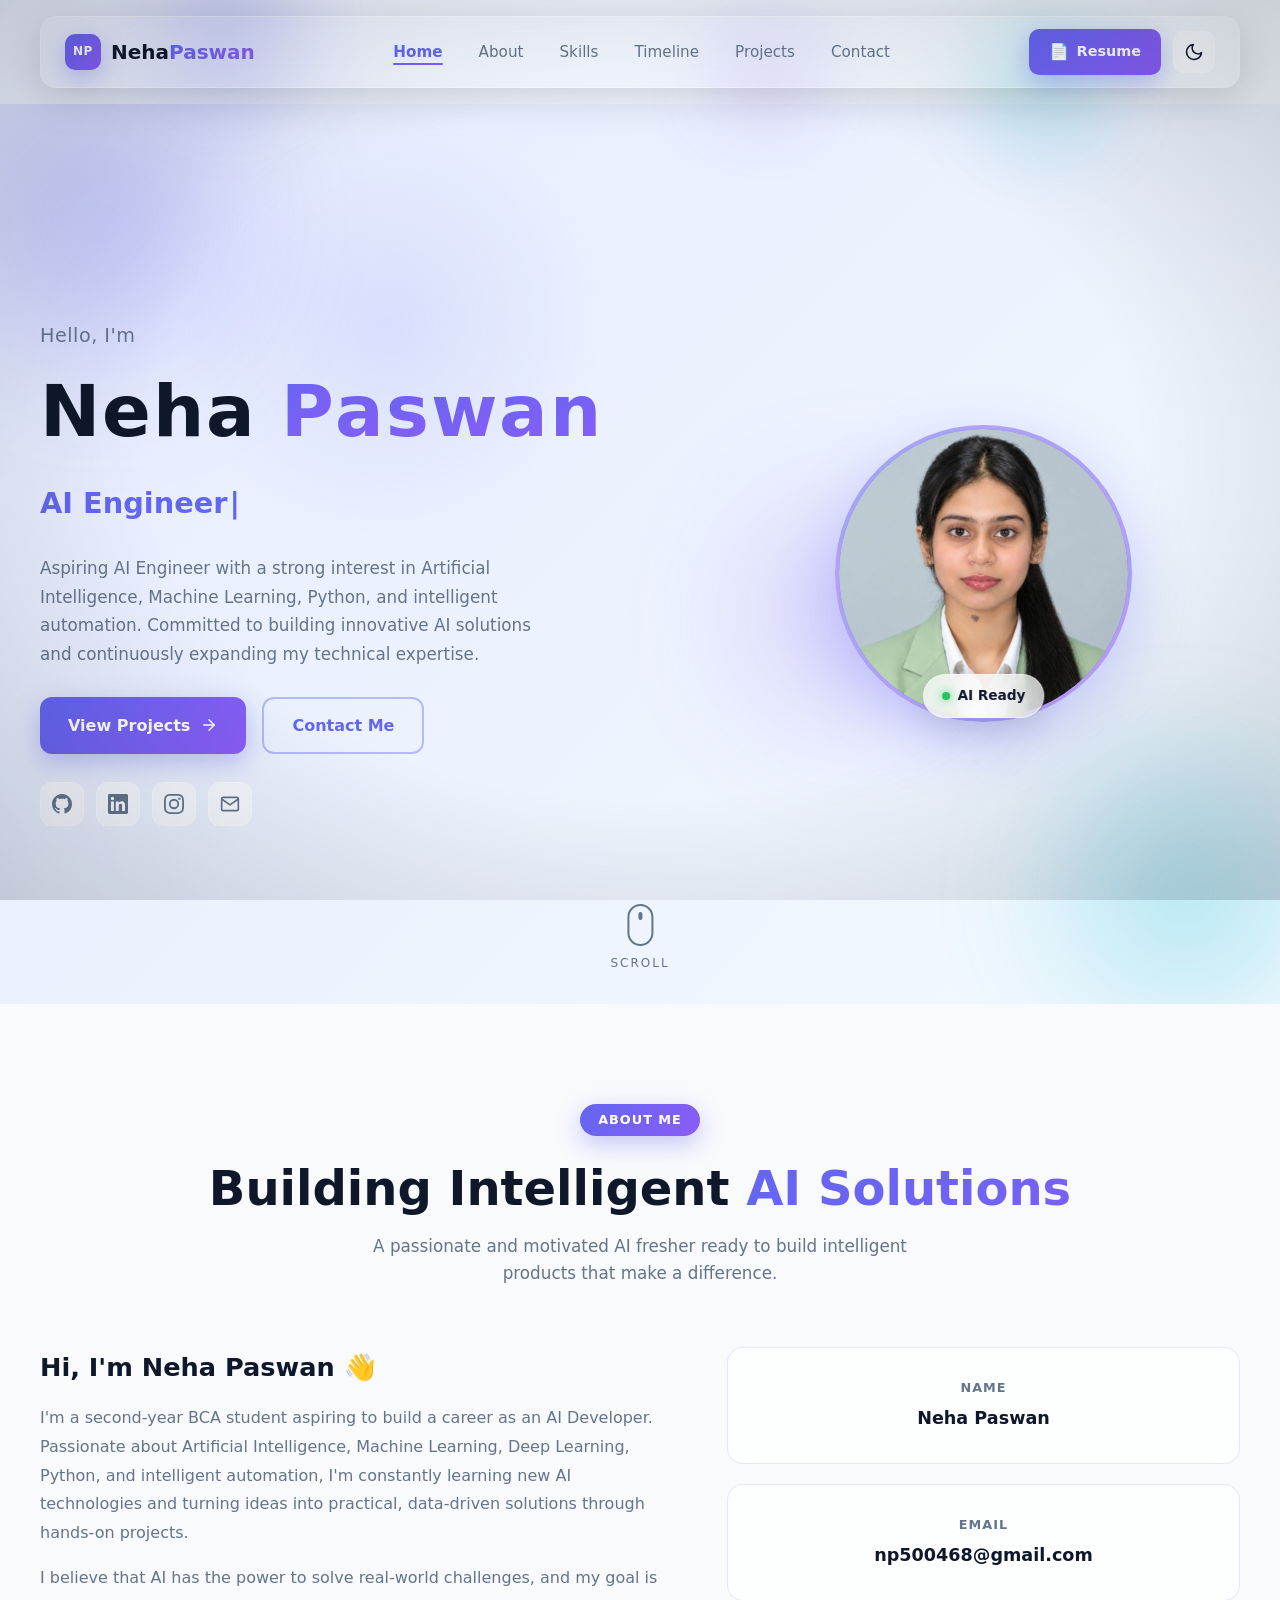
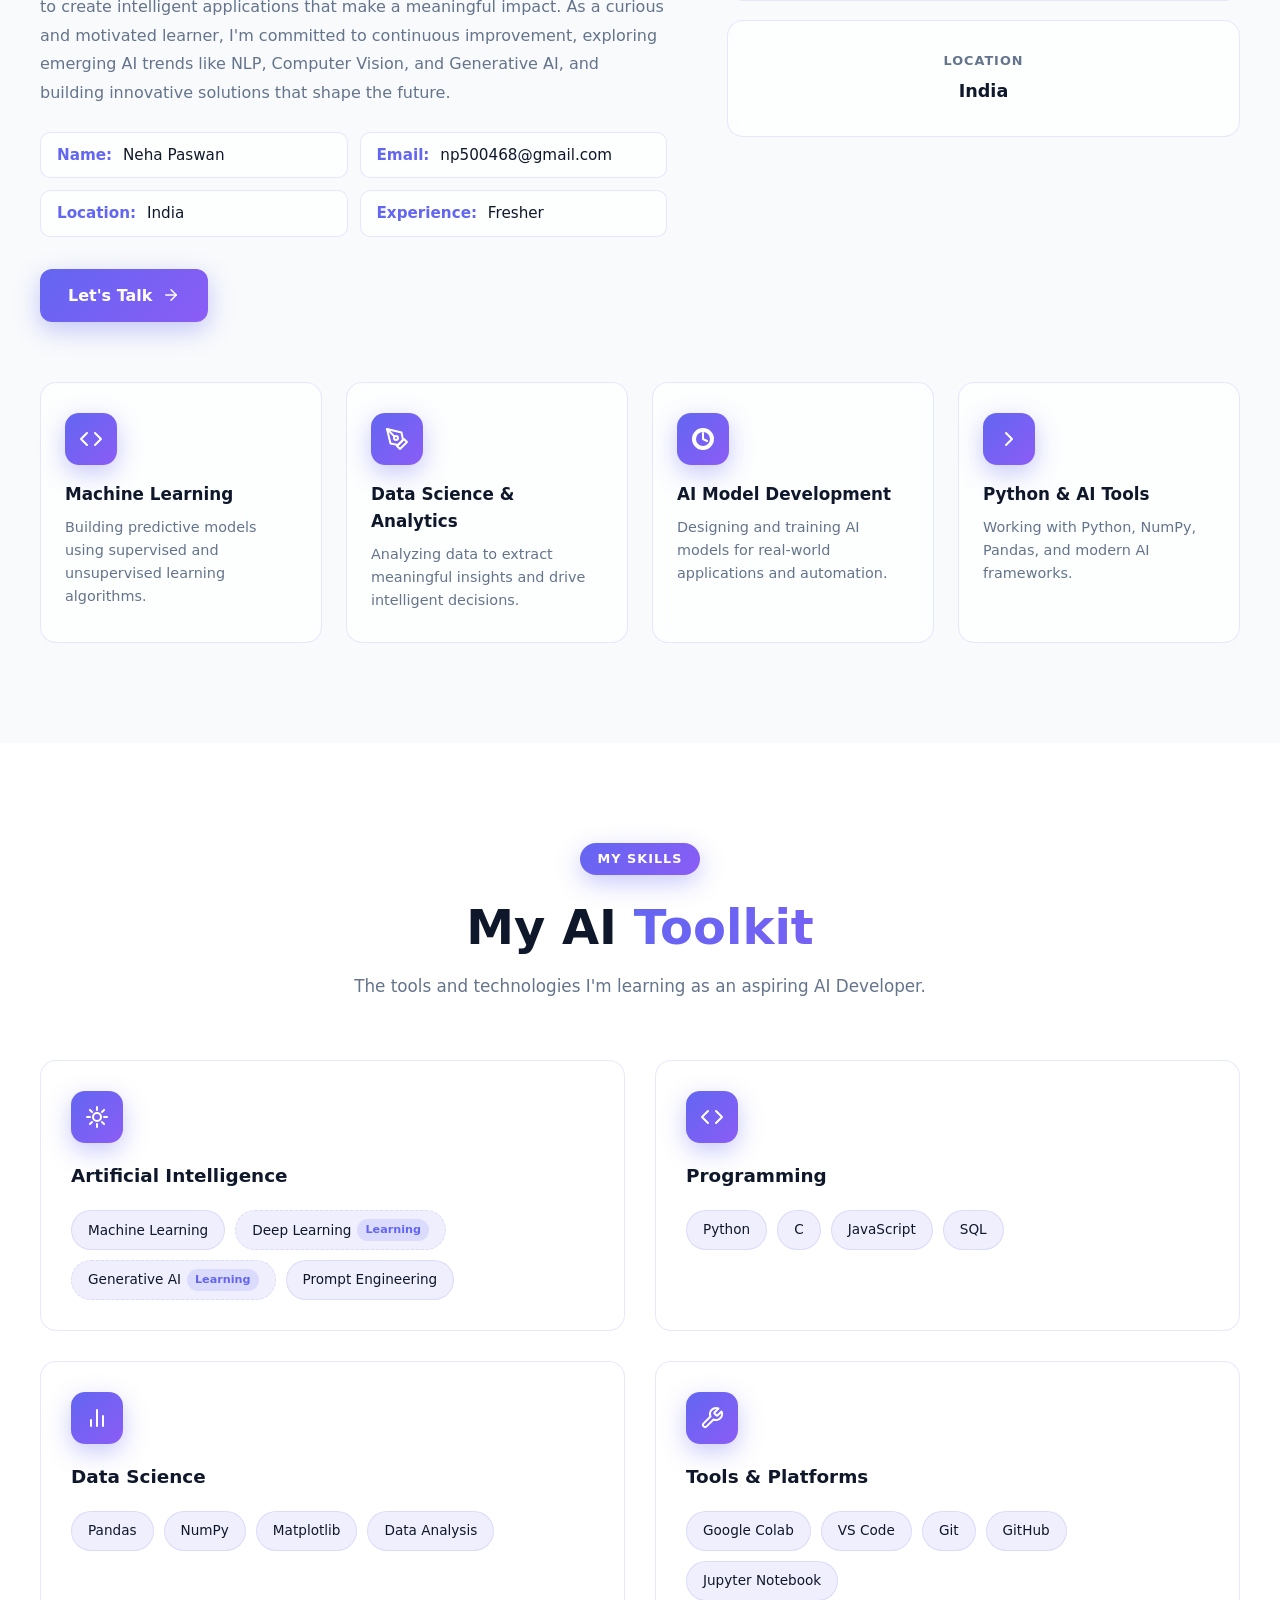
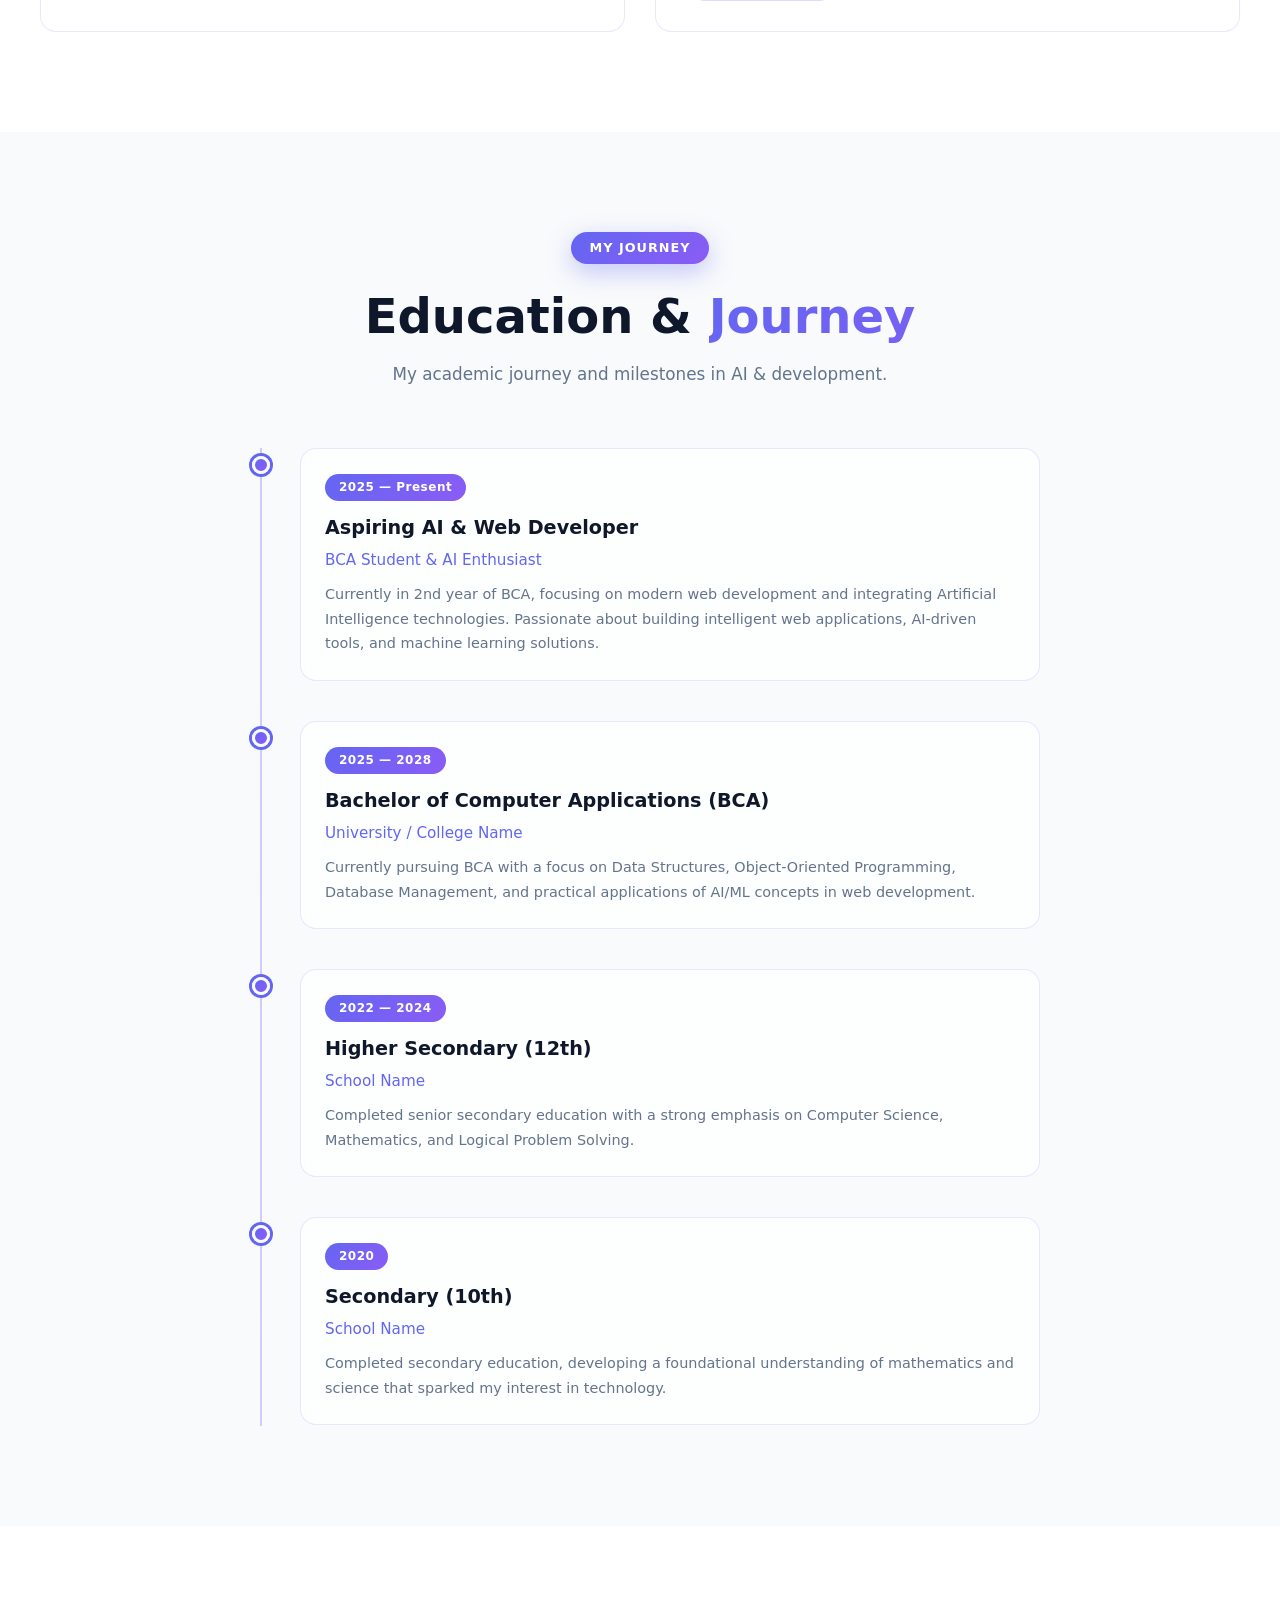
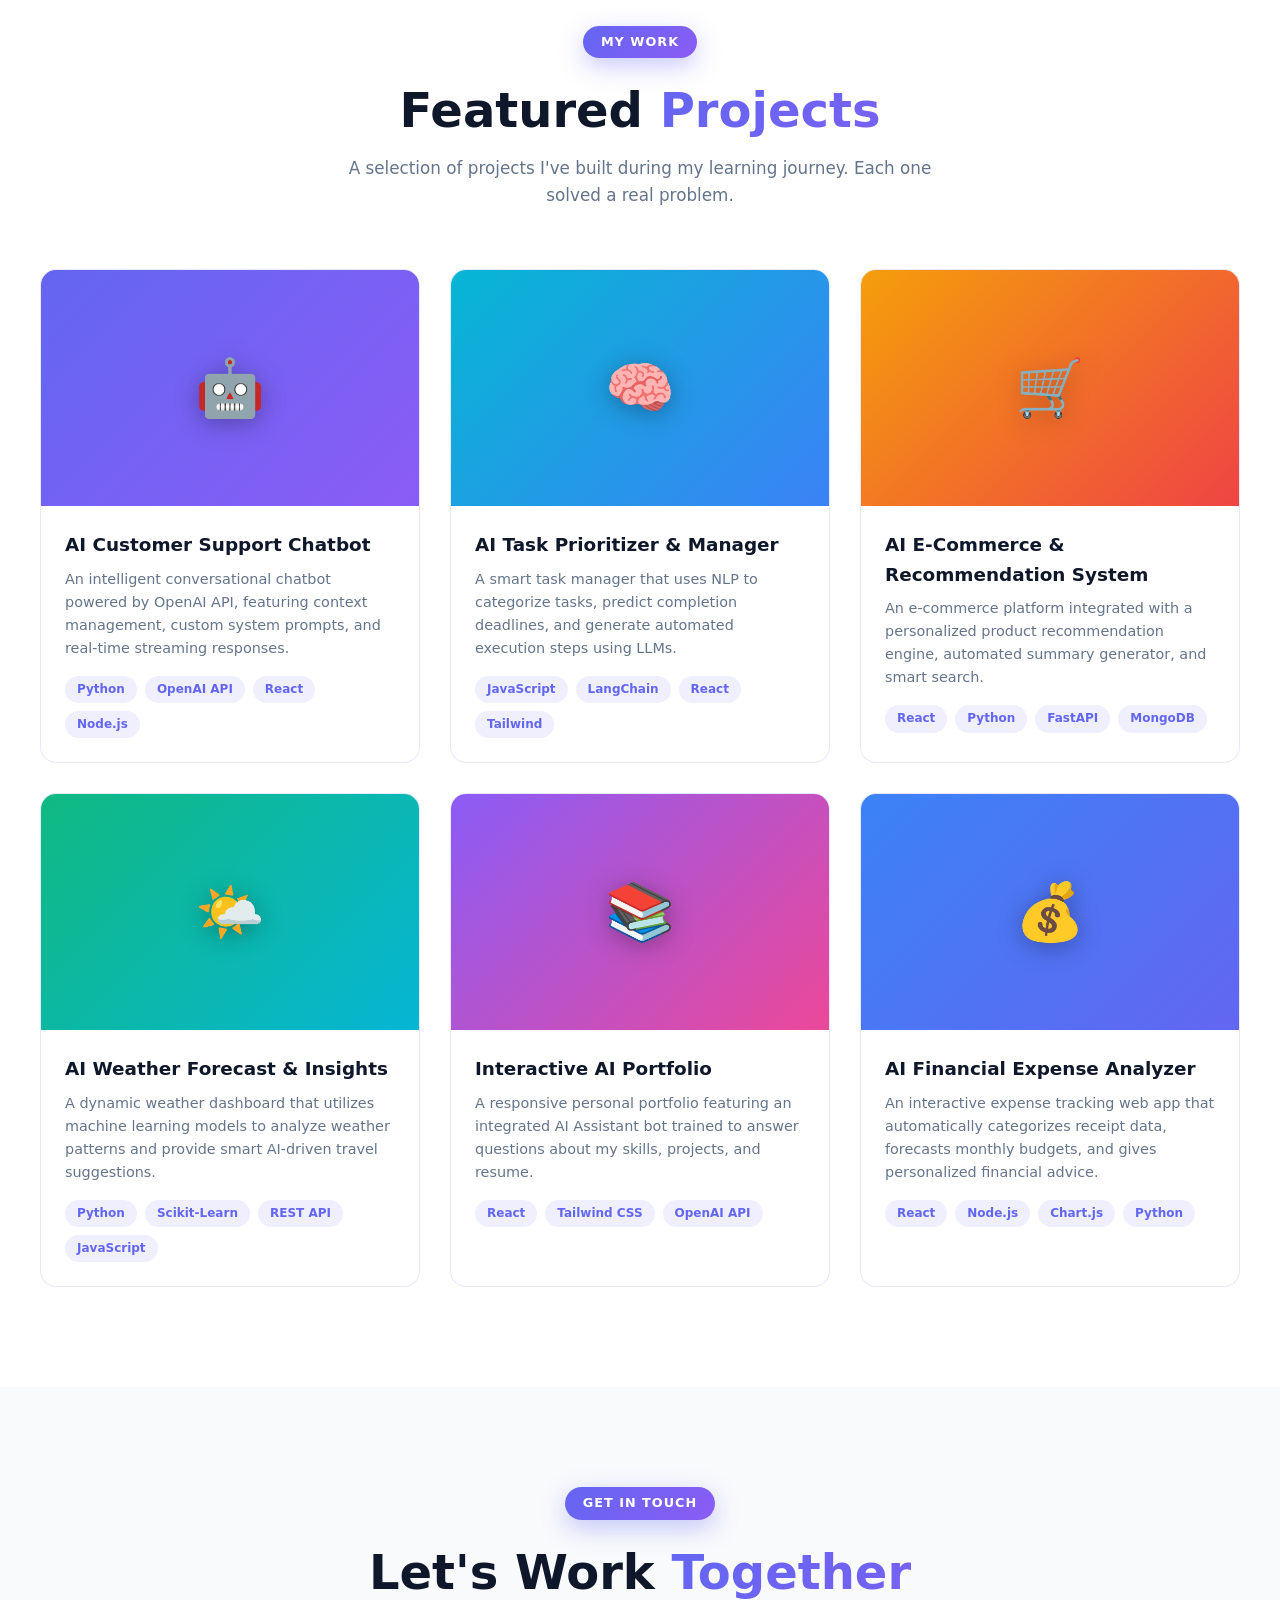
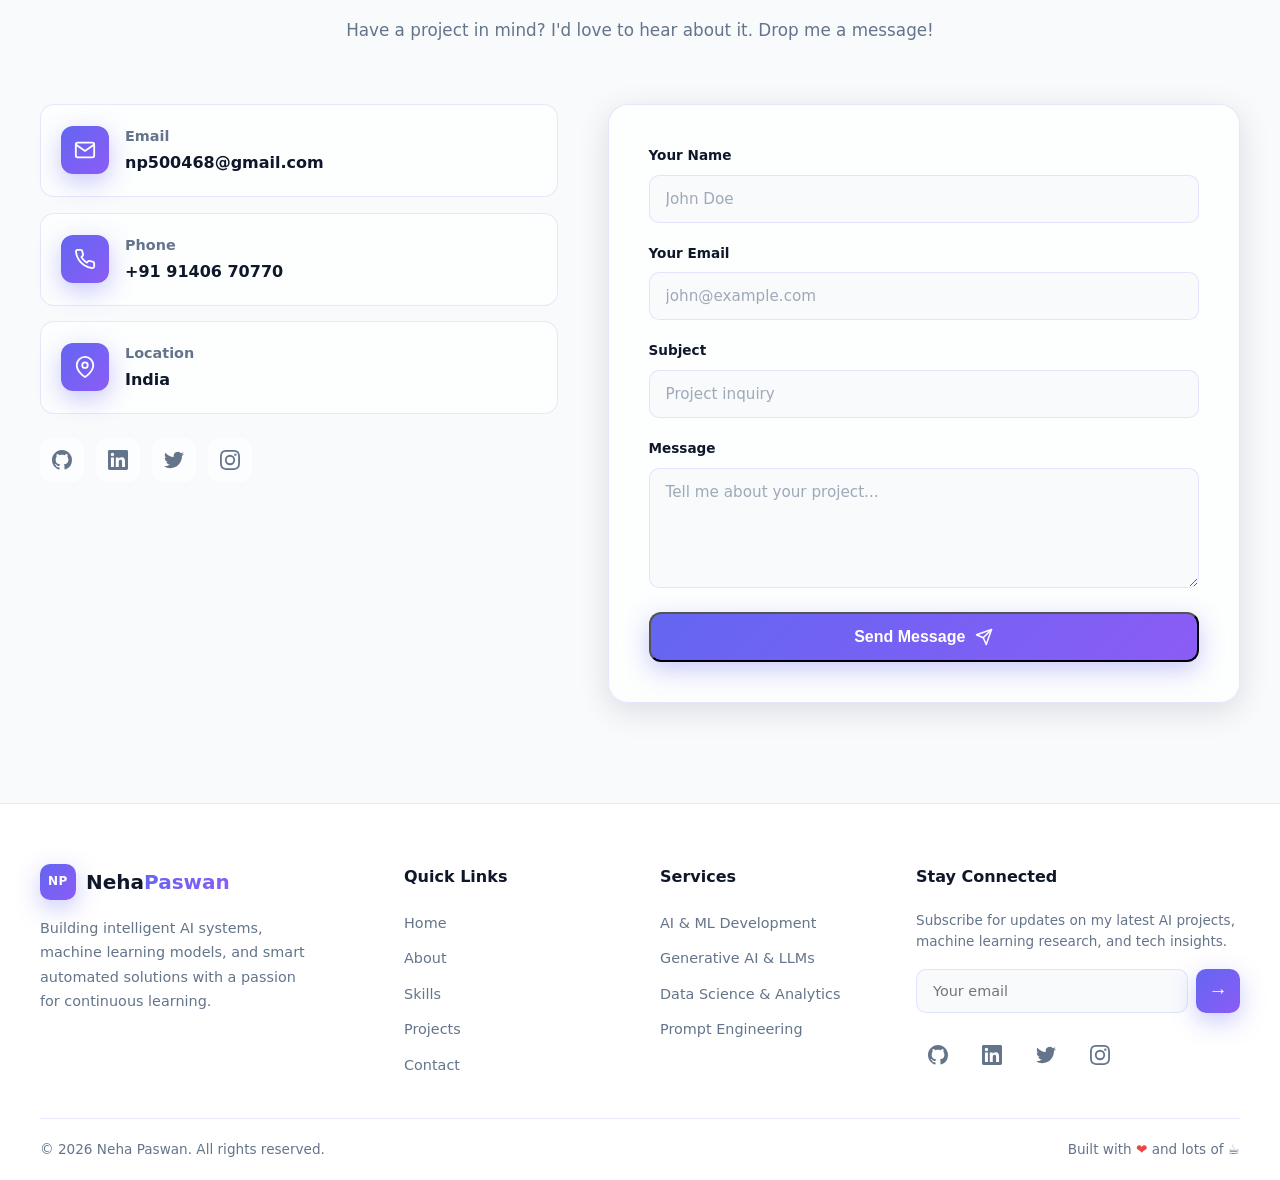
<file: index.html>
<!DOCTYPE html>
<html lang="en" data-theme="light">
<head>
  <meta charset="UTF-8" />
  <meta name="viewport" content="width=device-width, initial-scale=1.0, viewport-fit=cover" />
  <title>Neha Paswan - Portfolio</title>
  <link rel="stylesheet" href="style.css" />
</head>
<body>

  <!-- ================= NAVBAR ================= -->
  <header class="navbar" id="navbar">

    <!-- Animated background (same style as hero) -->
    <div class="navbar-bg" aria-hidden="true"></div>
    <div class="navbar-blob navbar-blob-1" aria-hidden="true"></div>
    <div class="navbar-blob navbar-blob-2" aria-hidden="true"></div>
    <div class="navbar-blob navbar-blob-3" aria-hidden="true"></div>

    <nav class="nav-container" role="navigation" aria-label="Main navigation">

      <!-- Logo -->
      <a href="#home" class="logo" aria-label="Portfolio home">
        <span class="logo-mark">NP</span>
        <span class="logo-text">Neha<span class="logo-accent">Paswan</span></span>
      </a>

      <!-- Desktop / Mobile Nav Links -->
      <ul class="nav-links" id="navLinks">
        <li><a href="#home" class="nav-link active">Home</a></li>
        <li><a href="#about" class="nav-link">About</a></li>
        <li><a href="#skills" class="nav-link">Skills</a></li>
        <li><a href="#timeline" class="nav-link">Timeline</a></li>
        <li><a href="#projects" class="nav-link">Projects</a></li>
        <li><a href="#contact" class="nav-link">Contact</a></li>
      </ul>

      <!-- Right-side controls -->
      <div class="nav-actions">
        <!-- Resume Button -->
        <a href="Neha_Paswan_Resume.pdf" download="Neha_Paswan_Resume.pdf" class="btn-resume" aria-label="Download resume (PDF)">
          <span class="btn-resume-icon">📄</span>
          <span class="btn-resume-text">Resume</span>
        </a>

        <!-- Dark / Light Mode Toggle -->
        <button class="theme-toggle" id="themeToggle" aria-label="Toggle dark mode" aria-pressed="false">
          <!-- Sun icon (shown in dark mode) -->
          <svg class="icon-sun" xmlns="http://www.w3.org/2000/svg" viewBox="0 0 24 24" fill="none" stroke="currentColor" stroke-width="2" stroke-linecap="round" stroke-linejoin="round">
            <circle cx="12" cy="12" r="5"></circle>
            <line x1="12" y1="1" x2="12" y2="3"></line>
            <line x1="12" y1="21" x2="12" y2="23"></line>
            <line x1="4.22" y1="4.22" x2="5.64" y2="5.64"></line>
            <line x1="18.36" y1="18.36" x2="19.78" y2="19.78"></line>
            <line x1="1" y1="12" x2="3" y2="12"></line>
            <line x1="21" y1="12" x2="23" y2="12"></line>
            <line x1="4.22" y1="19.78" x2="5.64" y2="18.36"></line>
            <line x1="18.36" y1="5.64" x2="19.78" y2="4.22"></line>
          </svg>
          <!-- Moon icon (shown in light mode) -->
          <svg class="icon-moon" xmlns="http://www.w3.org/2000/svg" viewBox="0 0 24 24" fill="none" stroke="currentColor" stroke-width="2" stroke-linecap="round" stroke-linejoin="round">
            <path d="M21 12.79A9 9 0 1 1 11.21 3 7 7 0 0 0 21 12.79z"></path>
          </svg>
        </button>

        <!-- Hamburger Menu (Mobile) -->
        <button class="hamburger" id="hamburger" aria-label="Open menu" aria-expanded="false" aria-controls="navLinks">
          <span class="bar"></span>
          <span class="bar"></span>
          <span class="bar"></span>
        </button>
      </div>

    </nav>
  </header>

  <!-- ================= HERO SECTION ================= -->
  <section id="home" class="hero">

    <!-- Animated gradient background -->
    <div class="hero-bg" aria-hidden="true"></div>

    <!-- Floating glowing blobs -->
    <div class="blob blob-1" data-parallax="0.3" aria-hidden="true"></div>
    <div class="blob blob-2" data-parallax="0.5" aria-hidden="true"></div>
    <div class="blob blob-3" data-parallax="0.2" aria-hidden="true"></div>

    <!-- Mouse glow that follows cursor -->
    <div class="mouse-glow" id="mouseGlow" aria-hidden="true"></div>

    <div class="hero-container">

      <!-- ===== LEFT: Content ===== -->
      <div class="hero-content">

        <!-- Greeting -->
        <p class="hero-greeting fade-up">Hello, I'm</p>

        <!-- Name with text reveal -->
        <h1 class="hero-name" id="heroName" aria-label="Neha Paswan">
          <span class="char">N</span><span class="char">e</span><span class="char">h</span><span class="char">a</span>
          <span class="char-space"></span>
          <span class="char char-accent">P</span><span class="char char-accent">a</span><span class="char char-accent">s</span><span class="char char-accent">w</span><span class="char char-accent">a</span><span class="char char-accent">n</span>
        </h1>

        <!-- Typing effect -->
        <h2 class="hero-typing">
          <span class="typing-text" id="typingText"></span>
          <span class="typing-cursor" aria-hidden="true">|</span>
        </h2>

        <!-- Short introduction -->
        <p class="hero-intro fade-up">
          Aspiring AI Engineer with a strong interest in Artificial Intelligence, Machine Learning, Python, and intelligent automation. Committed to building innovative AI solutions and continuously expanding my technical expertise.
        </p>

      <!-- CTA Buttons -->
        <div class="hero-buttons fade-up">
          <a href="#projects" class="btn btn-primary">
            <span class="btn-label">View Projects</span>
            <svg class="btn-icon" xmlns="http://www.w3.org/2000/svg" viewBox="0 0 24 24" fill="none" stroke="currentColor" stroke-width="2" stroke-linecap="round" stroke-linejoin="round">
              <line x1="5" y1="12" x2="19" y2="12"></line>
              <polyline points="12 5 19 12 12 19"></polyline>
            </svg>
          </a>
          <a href="#contact" class="btn btn-secondary">
            <span class="btn-label">Contact Me</span>
          </a>
        </div>

        <!-- Social Icons -->
        <div class="hero-socials fade-up">
          <a href="https://github.com/np500468-glitch" target="_blank" rel="noopener noreferrer" class="social-icon" aria-label="GitHub">
            <svg xmlns="http://www.w3.org/2000/svg" viewBox="0 0 24 24" fill="currentColor">
              <path d="M12 0C5.37 0 0 5.37 0 12c0 5.31 3.435 9.795 8.205 11.385.6.105.825-.255.825-.57 0-.285-.015-1.23-.015-2.235-3.015.555-3.795-.735-4.035-1.41-.135-.345-.72-1.41-1.23-1.695-.42-.225-1.02-.78-.015-.795.945-.015 1.62.87 1.845 1.23 1.08 1.815 2.805 1.305 3.495.99.105-.78.42-1.305.765-1.605-2.67-.3-5.46-1.335-5.46-5.925 0-1.305.465-2.385 1.23-3.225-.12-.3-.54-1.53.12-3.18 0 0 1.005-.315 3.3 1.23.96-.27 1.98-.405 3-.405s2.04.135 3 .405c2.295-1.56 3.3-1.23 3.3-1.23.66 1.65.24 2.88.12 3.18.765.84 1.23 1.905 1.23 3.225 0 4.605-2.805 5.625-5.475 5.925.435.375.81 1.095.81 2.22 0 1.605-.015 2.895-.015 3.3 0 .315.225.69.825.57A12.02 12.02 0 0 0 24 12c0-6.63-5.37-12-12-12z"/>
            </svg>
          </a>
          <a href="https://www.linkedin.com/in/neha-paswan-043719413/" target="_blank" rel="noopener noreferrer" class="social-icon" aria-label="LinkedIn">
            <svg xmlns="http://www.w3.org/2000/svg" viewBox="0 0 24 24" fill="currentColor">
              <path d="M20.447 20.452h-3.554v-5.569c0-1.328-.027-3.037-1.852-3.037-1.853 0-2.136 1.445-2.136 2.939v5.667H9.351V9h3.414v1.561h.046c.477-.9 1.637-1.85 3.37-1.85 3.601 0 4.267 2.37 4.267 5.455v6.286zM5.337 7.433a2.062 2.062 0 0 1-2.063-2.065 2.064 2.064 0 1 1 2.063 2.065zm1.782 13.019H3.555V9h3.564v11.452zM22.225 0H1.771C.792 0 0 .774 0 1.729v20.542C0 23.227.792 24 1.771 24h20.451C23.2 24 24 23.227 24 22.271V1.729C24 .774 23.2 0 22.222 0h.003z"/>
            </svg>
          </a>
          <a href="https://www.instagram.com/nehapaswan__0019/" target="_blank" rel="noopener noreferrer" class="social-icon" aria-label="Instagram">
            <svg xmlns="http://www.w3.org/2000/svg" viewBox="0 0 24 24" fill="currentColor">
              <path d="M12 2.163c3.204 0 3.584.012 4.85.07 3.252.148 4.771 1.691 4.919 4.919.058 1.265.069 1.645.069 4.849 0 3.205-.012 3.584-.069 4.849-.149 3.225-1.664 4.771-4.919 4.919-1.266.058-1.644.07-4.85.07-3.204 0-3.584-.012-4.849-.07-3.26-.149-4.771-1.699-4.919-4.92-.058-1.265-.07-1.644-.07-4.849 0-3.204.013-3.583.07-4.849.149-3.227 1.664-4.771 4.919-4.919 1.266-.057 1.645-.069 4.849-.069zM12 0C8.741 0 8.333.014 7.053.072 2.695.272.273 2.69.073 7.052.014 8.333 0 8.741 0 12c0 3.259.014 3.668.072 4.948.2 4.358 2.618 6.78 6.98 6.98C8.333 23.986 8.741 24 12 24c3.259 0 3.668-.014 4.948-.072 4.354-.2 6.782-2.618 6.979-6.98.059-1.28.073-1.689.073-4.948 0-3.259-.014-3.667-.072-4.947-.196-4.354-2.617-6.78-6.979-6.98C15.668.014 15.259 0 12 0zm0 5.838a6.162 6.162 0 1 0 0 12.324 6.162 6.162 0 0 0 0-12.324zM12 16a4 4 0 1 1 0-8 4 4 0 0 1 0 8zm6.406-11.845a1.44 1.44 0 1 0 0 2.881 1.44 1.44 0 0 0 0-2.881z"/>
            </svg>
          </a>
          <a href="mailto:np500468@gmail.com" class="social-icon" aria-label="Email">
            <svg xmlns="http://www.w3.org/2000/svg" viewBox="0 0 24 24" fill="none" stroke="currentColor" stroke-width="2" stroke-linecap="round" stroke-linejoin="round">
              <path d="M4 4h16c1.1 0 2 .9 2 2v12c0 1.1-.9 2-2 2H4c-1.1 0-2-.9-2-2V6c0-1.1.9-2 2-2z"></path>
              <polyline points="22,6 12,13 2,6"></polyline>
            </svg>
          </a>
        </div>

      </div>

      <!-- ===== RIGHT: AI Hologram ===== -->
      <div class="hero-image-wrap">
        <div class="hero-image-frame">
          <!-- Decorative rotating dashed ring -->
          <div class="hero-ring" aria-hidden="true"></div>
          <!-- Glow behind hologram -->
          <div class="hero-image-glow" aria-hidden="true"></div>
          <!-- Profile Photo -->
          <div class="hero-image">
            <img src="Neha.jpg" alt="Neha Paswan" />
          </div>
          <!-- Floating badge -->
          <div class="hero-badge" aria-hidden="true">
            <span class="badge-dot"></span>
            <span class="badge-text">AI Ready</span>
          </div>
        </div>
      </div>

    </div>

    <!-- Scroll Indicator -->
    <a href="#about" class="scroll-indicator" aria-label="Scroll to About section">
      <span class="scroll-mouse">
        <span class="scroll-wheel"></span>
      </span>
      <span class="scroll-text">Scroll</span>
    </a>

  </section>

  <!-- ================= MAIN SECTIONS ================= -->
  <main>

    <!-- ================= ABOUT ================= -->
    <section id="about" class="section section-about">
      <div class="container">

        <!-- Section header -->
        <div class="section-header reveal">
          <span class="section-tag">About Me</span>
          <h2 class="section-title">Building Intelligent <span class="gradient-text">AI Solutions</span></h2>
          <p class="section-subtitle">
            A passionate and motivated AI fresher ready to build intelligent products that make a difference.
          </p>
        </div>

        <div class="about-grid">
          <!-- Left: Bio -->
          <div class="about-bio reveal-left">
            <h3>Hi, I'm Neha Paswan 👋</h3>
            <p>
              I'm a second-year BCA student aspiring to build a career as an AI Developer. 
              Passionate about Artificial Intelligence, Machine Learning, Deep Learning, Python,
               and intelligent automation, I'm constantly learning new AI technologies and turning ideas into practical,
                data-driven solutions through hands-on projects.
            </p>
            <p>
              I believe that AI has the power to solve real-world challenges,
               and my goal is to create intelligent applications that make a meaningful impact.
                As a curious and motivated learner, I'm committed to continuous improvement, exploring emerging AI trends like NLP,
                 Computer Vision, and Generative AI, and building innovative solutions that shape the future.
            </p>

            <!-- Info list -->
            <ul class="about-info">
              <li><span class="info-label">Name:</span> Neha Paswan</li>
              <li><span class="info-label">Email:</span> np500468@gmail.com</li>
              <li><span class="info-label">Location:</span> India</li>
              <li><span class="info-label">Experience:</span> Fresher</li>
            </ul>

            <a href="#contact" class="btn btn-primary about-cta">
              <span class="btn-label">Let's Talk</span>
              <svg class="btn-icon" xmlns="http://www.w3.org/2000/svg" viewBox="0 0 24 24" fill="none" stroke="currentColor" stroke-width="2" stroke-linecap="round" stroke-linejoin="round">
                <line x1="5" y1="12" x2="19" y2="12"></line>
                <polyline points="12 5 19 12 12 19"></polyline>
              </svg>
            </a>
          </div>

          <!-- Right: Info Cards -->
          <div class="about-stats reveal-right">
            <div class="stat-card">
              <span class="stat-label">Name</span>
              <span class="stat-value">Neha Paswan</span>
            </div>
            <div class="stat-card">
              <span class="stat-label">Email</span>
              <span class="stat-value">np500468@gmail.com</span>
            </div>
            <div class="stat-card">
              <span class="stat-label">Location</span>
              <span class="stat-value">India</span>
            </div>
          </div>
        </div>

        <!-- What I Do cards -->
        <div class="services-grid stagger-children">
          <div class="service-card">
            <div class="service-icon">
              <svg xmlns="http://www.w3.org/2000/svg" viewBox="0 0 24 24" fill="none" stroke="currentColor" stroke-width="2" stroke-linecap="round" stroke-linejoin="round">
                <polyline points="16 18 22 12 16 6"></polyline>
                <polyline points="8 6 2 12 8 18"></polyline>
              </svg>
            </div>
            <h4>Machine Learning</h4>
            <p>Building predictive models using supervised and unsupervised learning algorithms.</p>
          </div>
          <div class="service-card">
            <div class="service-icon">
              <svg xmlns="http://www.w3.org/2000/svg" viewBox="0 0 24 24" fill="none" stroke="currentColor" stroke-width="2" stroke-linecap="round" stroke-linejoin="round">
                <path d="M12 19l7-7 3 3-7 7-3-3z"></path>
                <path d="M18 13l-1.5-7.5L2 2l3.5 14.5L13 18l5-5z"></path>
                <path d="M2 2l7.586 7.586"></path>
                <circle cx="11" cy="11" r="2"></circle>
              </svg>
            </div>
            <h4>Data Science & Analytics</h4>
            <p>Analyzing data to extract meaningful insights and drive intelligent decisions.</p>
          </div>
          <div class="service-card">
            <div class="service-icon">
              <svg xmlns="http://www.w3.org/2000/svg" viewBox="0 0 24 24" fill="none" stroke="currentColor" stroke-width="2" stroke-linecap="round" stroke-linejoin="round">
                <path d="M12 2a10 10 0 1 0 10 10A10 10 0 0 0 12 2zm0 18a8 8 0 1 1 8-8 8 8 0 0 1-8 8z"></path>
                <path d="M12 6v6l4 2"></path>
              </svg>
            </div>
            <h4>AI Model Development</h4>
            <p>Designing and training AI models for real-world applications and automation.</p>
          </div>
          <div class="service-card">
            <div class="service-icon">
              <svg xmlns="http://www.w3.org/2000/svg" viewBox="0 0 24 24" fill="none" stroke="currentColor" stroke-width="2" stroke-linecap="round" stroke-linejoin="round">
                <polyline points="9 18 15 12 9 6"></polyline>
              </svg>
            </div>
            <h4>Python & AI Tools</h4>
            <p>Working with Python, NumPy, Pandas, and modern AI frameworks.</p>
          </div>
        </div>

      </div>
    </section>

    <!-- ================= SKILLS ================= -->
    <section id="skills" class="section section-skills">
      <div class="container">

        <!-- Section header -->
        <div class="section-header reveal">
          <span class="section-tag">My Skills</span>
          <h2 class="section-title">My AI <span class="gradient-text">Toolkit</span></h2>
          <p class="section-subtitle">
            The tools and technologies I'm learning as an aspiring AI Developer.
          </p>
        </div>

        <div class="skills-grid stagger-children">

          <!-- Card 1: Artificial Intelligence -->
          <div class="skill-category">
            <div class="skill-card-icon">
              <svg xmlns="http://www.w3.org/2000/svg" viewBox="0 0 24 24" fill="none" stroke="currentColor" stroke-width="2" stroke-linecap="round" stroke-linejoin="round">
                <circle cx="12" cy="12" r="4"></circle>
                <path d="M12 2v3"></path>
                <path d="M12 19v3"></path>
                <path d="M2 12h3"></path>
                <path d="M19 12h3"></path>
                <path d="M4.93 4.93l2.12 2.12"></path>
                <path d="M16.95 16.95l2.12 2.12"></path>
                <path d="M19.07 4.93l-2.12 2.12"></path>
                <path d="M7.05 16.95l-2.12 2.12"></path>
              </svg>
            </div>
            <h3 class="skill-category-title">Artificial Intelligence</h3>
            <div class="skill-badges">
              <span class="skill-badge">Machine Learning</span>
              <span class="skill-badge skill-badge-learning">Deep Learning <em class="badge-note">Learning</em></span>
              <span class="skill-badge skill-badge-learning">Generative AI <em class="badge-note">Learning</em></span>
              <span class="skill-badge">Prompt Engineering</span>
            </div>
          </div>

          <!-- Card 2: Programming -->
          <div class="skill-category">
            <div class="skill-card-icon">
              <svg xmlns="http://www.w3.org/2000/svg" viewBox="0 0 24 24" fill="none" stroke="currentColor" stroke-width="2" stroke-linecap="round" stroke-linejoin="round">
                <polyline points="16 18 22 12 16 6"></polyline>
                <polyline points="8 6 2 12 8 18"></polyline>
              </svg>
            </div>
            <h3 class="skill-category-title">Programming</h3>
            <div class="skill-badges">
              <span class="skill-badge">Python</span>
              <span class="skill-badge">C</span>
              <span class="skill-badge">JavaScript</span>
              <span class="skill-badge">SQL</span>
            </div>
          </div>

          <!-- Card 3: Data Science -->
          <div class="skill-category">
            <div class="skill-card-icon">
              <svg xmlns="http://www.w3.org/2000/svg" viewBox="0 0 24 24" fill="none" stroke="currentColor" stroke-width="2" stroke-linecap="round" stroke-linejoin="round">
                <line x1="18" y1="20" x2="18" y2="10"></line>
                <line x1="12" y1="20" x2="12" y2="4"></line>
                <line x1="6" y1="20" x2="6" y2="14"></line>
              </svg>
            </div>
            <h3 class="skill-category-title">Data Science</h3>
            <div class="skill-badges">
              <span class="skill-badge">Pandas</span>
              <span class="skill-badge">NumPy</span>
              <span class="skill-badge">Matplotlib</span>
              <span class="skill-badge">Data Analysis</span>
            </div>
          </div>

          <!-- Card 4: Tools & Platforms -->
          <div class="skill-category">
            <div class="skill-card-icon">
              <svg xmlns="http://www.w3.org/2000/svg" viewBox="0 0 24 24" fill="none" stroke="currentColor" stroke-width="2" stroke-linecap="round" stroke-linejoin="round">
                <path d="M14.7 6.3a1 1 0 0 0 0 1.4l1.6 1.6a1 1 0 0 0 1.4 0l3.77-3.77a6 6 0 0 1-7.94 7.94l-6.91 6.91a2.12 2.12 0 0 1-3-3l6.91-6.91a6 6 0 0 1 7.94-7.94l-3.76 3.76z"></path>
              </svg>
            </div>
            <h3 class="skill-category-title">Tools & Platforms</h3>
            <div class="skill-badges">
              <span class="skill-badge">Google Colab</span>
              <span class="skill-badge">VS Code</span>
              <span class="skill-badge">Git</span>
              <span class="skill-badge">GitHub</span>
              <span class="skill-badge">Jupyter Notebook</span>
            </div>
          </div>

        </div>

      </div>
    </section>

    <!-- ================= TIMELINE ================= -->
    <section id="timeline" class="section section-timeline">
      <div class="container">

        <!-- Section header -->
        <div class="section-header reveal">
          <span class="section-tag">My Journey</span>
          <h2 class="section-title">Education & <span class="gradient-text">Journey</span></h2>
          <p class="section-subtitle">
            My academic journey and milestones in AI & development.
          </p>
        </div>

        <div class="timeline timeline-draw">
          <div class="timeline-item">
            <div class="timeline-dot"></div>
            <div class="timeline-content">
              <span class="timeline-date">2025 — Present</span>
              <h3>Aspiring AI & Web Developer</h3>
              <h4>BCA Student & AI Enthusiast</h4>
              <p>
                Currently in 2nd year of BCA, focusing on modern web development and integrating Artificial Intelligence technologies. Passionate about building intelligent web applications, AI-driven tools, and machine learning solutions.
              </p>
            </div>
          </div>

          <div class="timeline-item">
            <div class="timeline-dot"></div>
            <div class="timeline-content">
              <span class="timeline-date">2025 — 2028</span>
              <h3>Bachelor of Computer Applications (BCA)</h3>
              <h4>University / College Name</h4>
              <p>
                Currently pursuing BCA with a focus on Data Structures, Object-Oriented Programming, Database Management, and practical applications of AI/ML concepts in web development.
              </p>
            </div>
          </div>

          <div class="timeline-item">
            <div class="timeline-dot"></div>
            <div class="timeline-content">
              <span class="timeline-date">2022 — 2024</span>
              <h3>Higher Secondary (12th)</h3>
              <h4>School Name</h4>
              <p>
                Completed senior secondary education with a strong emphasis on Computer Science, Mathematics, and Logical Problem Solving.
              </p>
            </div>
          </div>

          <div class="timeline-item">
            <div class="timeline-dot"></div>
            <div class="timeline-content">
              <span class="timeline-date">2020</span>
              <h3>Secondary (10th)</h3>
              <h4>School Name</h4>
              <p>
                Completed secondary education, developing a foundational understanding of mathematics and science that sparked my interest in technology.
              </p>
            </div>
          </div>
        </div>

      </div>
    </section>

    <!-- ================= PROJECTS ================= -->
    <section id="projects" class="section section-projects">
      <div class="container">

        <!-- Section header -->
        <div class="section-header reveal">
          <span class="section-tag">My Work</span>
          <h2 class="section-title">Featured <span class="gradient-text">Projects</span></h2>
          <p class="section-subtitle">
            A selection of projects I've built during my learning journey. Each one solved a real problem.
          </p>
        </div>

        <div class="projects-grid stagger-children">
          <!-- Project 1 -->
          <article class="project-card">
            <div class="project-image">
              <div class="project-thumb" style="background: linear-gradient(135deg, #6366f1, #8b5cf6);">
                <span class="project-emoji">🤖</span>
              </div>
              <div class="project-overlay">
                <div class="project-links">
                  <a href="#" class="project-link" aria-label="Live demo">
                    <svg xmlns="http://www.w3.org/2000/svg" viewBox="0 0 24 24" fill="none" stroke="currentColor" stroke-width="2" stroke-linecap="round" stroke-linejoin="round">
                      <path d="M18 13v6a2 2 0 0 1-2 2H5a2 2 0 0 1-2-2V8a2 2 0 0 1 2-2h6"></path>
                      <polyline points="15 3 21 3 21 9"></polyline>
                      <line x1="10" y1="14" x2="21" y2="3"></line>
                    </svg>
                  </a>
                  <a href="#" class="project-link" aria-label="GitHub repository">
                    <svg xmlns="http://www.w3.org/2000/svg" viewBox="0 0 24 24" fill="currentColor">
                      <path d="M12 0C5.37 0 0 5.37 0 12c0 5.31 3.435 9.795 8.205 11.385.6.105.825-.255.825-.57 0-.285-.015-1.23-.015-2.235-3.015.555-3.795-.735-4.035-1.41-.135-.345-.72-1.41-1.23-1.695-.42-.225-1.02-.78-.015-.795.945-.015 1.62.87 1.845 1.23 1.08 1.815 2.805 1.305 3.495.99.105-.78.42-1.305.765-1.605-2.67-.3-5.46-1.335-5.46-5.925 0-1.305.465-2.385 1.23-3.225-.12-.3-.54-1.53.12-3.18 0 0 1.005-.315 3.3 1.23.96-.27 1.98-.405 3-.405s2.04.135 3 .405c2.295-1.56 3.3-1.23 3.3-1.23.66 1.65.24 2.88.12 3.18.765.84 1.23 1.905 1.23 3.225 0 4.605-2.805 5.625-5.475 5.925.435.375.81 1.095.81 2.22 0 1.605-.015 2.895-.015 3.3 0 .315.225.69.825.57A12.02 12.02 0 0 0 24 12c0-6.63-5.37-12-12-12z"/>
                    </svg>
                  </a>
                </div>
              </div>
            </div>
            <div class="project-body">
              <h3>AI Customer Support Chatbot</h3>
              <p>
                An intelligent conversational chatbot powered by OpenAI API, featuring context management, custom system prompts, and real-time streaming responses.
              </p>
              <div class="project-tags">
                <span>Python</span>
                <span>OpenAI API</span>
                <span>React</span>
                <span>Node.js</span>
              </div>
            </div>
          </article>

          <!-- Project 2 -->
          <article class="project-card">
            <div class="project-image">
              <div class="project-thumb" style="background: linear-gradient(135deg, #06b6d4, #3b82f6);">
                <span class="project-emoji">🧠</span>
              </div>
              <div class="project-overlay">
                <div class="project-links">
                  <a href="#" class="project-link" aria-label="Live demo">
                    <svg xmlns="http://www.w3.org/2000/svg" viewBox="0 0 24 24" fill="none" stroke="currentColor" stroke-width="2" stroke-linecap="round" stroke-linejoin="round">
                      <path d="M18 13v6a2 2 0 0 1-2 2H5a2 2 0 0 1-2-2V8a2 2 0 0 1 2-2h6"></path>
                      <polyline points="15 3 21 3 21 9"></polyline>
                      <line x1="10" y1="14" x2="21" y2="3"></line>
                    </svg>
                  </a>
                  <a href="#" class="project-link" aria-label="GitHub repository">
                    <svg xmlns="http://www.w3.org/2000/svg" viewBox="0 0 24 24" fill="currentColor">
                      <path d="M12 0C5.37 0 0 5.37 0 12c0 5.31 3.435 9.795 8.205 11.385.6.105.825-.255.825-.57 0-.285-.015-1.23-.015-2.235-3.015.555-3.795-.735-4.035-1.41-.135-.345-.72-1.41-1.23-1.695-.42-.225-1.02-.78-.015-.795.945-.015 1.62.87 1.845 1.23 1.08 1.815 2.805 1.305 3.495.99.105-.78.42-1.305.765-1.605-2.67-.3-5.46-1.335-5.46-5.925 0-1.305.465-2.385 1.23-3.225-.12-.3-.54-1.53.12-3.18 0 0 1.005-.315 3.3 1.23.96-.27 1.98-.405 3-.405s2.04.135 3 .405c2.295-1.56 3.3-1.23 3.3-1.23.66 1.65.24 2.88.12 3.18.765.84 1.23 1.905 1.23 3.225 0 4.605-2.805 5.625-5.475 5.925.435.375.81 1.095.81 2.22 0 1.605-.015 2.895-.015 3.3 0 .315.225.69.825.57A12.02 12.02 0 0 0 24 12c0-6.63-5.37-12-12-12z"/>
                    </svg>
                  </a>
                </div>
              </div>
            </div>
            <div class="project-body">
              <h3>AI Task Prioritizer & Manager</h3>
              <p>
                A smart task manager that uses NLP to categorize tasks, predict completion deadlines, and generate automated execution steps using LLMs.
              </p>
              <div class="project-tags">
                <span>JavaScript</span>
                <span>LangChain</span>
                <span>React</span>
                <span>Tailwind</span>
              </div>
            </div>
          </article>

          <!-- Project 3 -->
          <article class="project-card">
            <div class="project-image">
              <div class="project-thumb" style="background: linear-gradient(135deg, #f59e0b, #ef4444);">
                <span class="project-emoji">🛒</span>
              </div>
              <div class="project-overlay">
                <div class="project-links">
                  <a href="#" class="project-link" aria-label="Live demo">
                    <svg xmlns="http://www.w3.org/2000/svg" viewBox="0 0 24 24" fill="none" stroke="currentColor" stroke-width="2" stroke-linecap="round" stroke-linejoin="round">
                      <path d="M18 13v6a2 2 0 0 1-2 2H5a2 2 0 0 1-2-2V8a2 2 0 0 1 2-2h6"></path>
                      <polyline points="15 3 21 3 21 9"></polyline>
                      <line x1="10" y1="14" x2="21" y2="3"></line>
                    </svg>
                  </a>
                  <a href="#" class="project-link" aria-label="GitHub repository">
                    <svg xmlns="http://www.w3.org/2000/svg" viewBox="0 0 24 24" fill="currentColor">
                      <path d="M12 0C5.37 0 0 5.37 0 12c0 5.31 3.435 9.795 8.205 11.385.6.105.825-.255.825-.57 0-.285-.015-1.23-.015-2.235-3.015.555-3.795-.735-4.035-1.41-.135-.345-.72-1.41-1.23-1.695-.42-.225-1.02-.78-.015-.795.945-.015 1.62.87 1.845 1.23 1.08 1.815 2.805 1.305 3.495.99.105-.78.42-1.305.765-1.605-2.67-.3-5.46-1.335-5.46-5.925 0-1.305.465-2.385 1.23-3.225-.12-.3-.54-1.53.12-3.18 0 0 1.005-.315 3.3 1.23.96-.27 1.98-.405 3-.405s2.04.135 3 .405c2.295-1.56 3.3-1.23 3.3-1.23.66 1.65.24 2.88.12 3.18.765.84 1.23 1.905 1.23 3.225 0 4.605-2.805 5.625-5.475 5.925.435.375.81 1.095.81 2.22 0 1.605-.015 2.895-.015 3.3 0 .315.225.69.825.57A12.02 12.02 0 0 0 24 12c0-6.63-5.37-12-12-12z"/>
                    </svg>
                  </a>
                </div>
              </div>
            </div>
            <div class="project-body">
              <h3>AI E-Commerce & Recommendation System</h3>
              <p>
                An e-commerce platform integrated with a personalized product recommendation engine, automated summary generator, and smart search.
              </p>
              <div class="project-tags">
                <span>React</span>
                <span>Python</span>
                <span>FastAPI</span>
                <span>MongoDB</span>
              </div>
            </div>
          </article>

          <!-- Project 4 -->
          <article class="project-card">
            <div class="project-image">
              <div class="project-thumb" style="background: linear-gradient(135deg, #10b981, #06b6d4);">
                <span class="project-emoji">🌤️</span>
              </div>
              <div class="project-overlay">
                <div class="project-links">
                  <a href="#" class="project-link" aria-label="Live demo">
                    <svg xmlns="http://www.w3.org/2000/svg" viewBox="0 0 24 24" fill="none" stroke="currentColor" stroke-width="2" stroke-linecap="round" stroke-linejoin="round">
                      <path d="M18 13v6a2 2 0 0 1-2 2H5a2 2 0 0 1-2-2V8a2 2 0 0 1 2-2h6"></path>
                      <polyline points="15 3 21 3 21 9"></polyline>
                      <line x1="10" y1="14" x2="21" y2="3"></line>
                    </svg>
                  </a>
                  <a href="#" class="project-link" aria-label="GitHub repository">
                    <svg xmlns="http://www.w3.org/2000/svg" viewBox="0 0 24 24" fill="currentColor">
                      <path d="M12 0C5.37 0 0 5.37 0 12c0 5.31 3.435 9.795 8.205 11.385.6.105.825-.255.825-.57 0-.285-.015-1.23-.015-2.235-3.015.555-3.795-.735-4.035-1.41-.135-.345-.72-1.41-1.23-1.695-.42-.225-1.02-.78-.015-.795.945-.015 1.62.87 1.845 1.23 1.08 1.815 2.805 1.305 3.495.99.105-.78.42-1.305.765-1.605-2.67-.3-5.46-1.335-5.46-5.925 0-1.305.465-2.385 1.23-3.225-.12-.3-.54-1.53.12-3.18 0 0 1.005-.315 3.3 1.23.96-.27 1.98-.405 3-.405s2.04.135 3 .405c2.295-1.56 3.3-1.23 3.3-1.23.66 1.65.24 2.88.12 3.18.765.84 1.23 1.905 1.23 3.225 0 4.605-2.805 5.625-5.475 5.925.435.375.81 1.095.81 2.22 0 1.605-.015 2.895-.015 3.3 0 .315.225.69.825.57A12.02 12.02 0 0 0 24 12c0-6.63-5.37-12-12-12z"/>
                    </svg>
                  </a>
                </div>
              </div>
            </div>
            <div class="project-body">
              <h3>AI Weather Forecast & Insights</h3>
              <p>
                A dynamic weather dashboard that utilizes machine learning models to analyze weather patterns and provide smart AI-driven travel suggestions.
              </p>
              <div class="project-tags">
                <span>Python</span>
                <span>Scikit-Learn</span>
                <span>REST API</span>
                <span>JavaScript</span>
              </div>
            </div>
          </article>

          <!-- Project 5 -->
          <article class="project-card">
            <div class="project-image">
              <div class="project-thumb" style="background: linear-gradient(135deg, #8b5cf6, #ec4899);">
                <span class="project-emoji">📚</span>
              </div>
              <div class="project-overlay">
                <div class="project-links">
                  <a href="#" class="project-link" aria-label="Live demo">
                    <svg xmlns="http://www.w3.org/2000/svg" viewBox="0 0 24 24" fill="none" stroke="currentColor" stroke-width="2" stroke-linecap="round" stroke-linejoin="round">
                      <path d="M18 13v6a2 2 0 0 1-2 2H5a2 2 0 0 1-2-2V8a2 2 0 0 1 2-2h6"></path>
                      <polyline points="15 3 21 3 21 9"></polyline>
                      <line x1="10" y1="14" x2="21" y2="3"></line>
                    </svg>
                  </a>
                  <a href="#" class="project-link" aria-label="GitHub repository">
                    <svg xmlns="http://www.w3.org/2000/svg" viewBox="0 0 24 24" fill="currentColor">
                      <path d="M12 0C5.37 0 0 5.37 0 12c0 5.31 3.435 9.795 8.205 11.385.6.105.825-.255.825-.57 0-.285-.015-1.23-.015-2.235-3.015.555-3.795-.735-4.035-1.41-.135-.345-.72-1.41-1.23-1.695-.42-.225-1.02-.78-.015-.795.945-.015 1.62.87 1.845 1.23 1.08 1.815 2.805 1.305 3.495.99.105-.78.42-1.305.765-1.605-2.67-.3-5.46-1.335-5.46-5.925 0-1.305.465-2.385 1.23-3.225-.12-.3-.54-1.53.12-3.18 0 0 1.005-.315 3.3 1.23.96-.27 1.98-.405 3-.405s2.04.135 3 .405c2.295-1.56 3.3-1.23 3.3-1.23.66 1.65.24 2.88.12 3.18.765.84 1.23 1.905 1.23 3.225 0 4.605-2.805 5.625-5.475 5.925.435.375.81 1.095.81 2.22 0 1.605-.015 2.895-.015 3.3 0 .315.225.69.825.57A12.02 12.02 0 0 0 24 12c0-6.63-5.37-12-12-12z"/>
                    </svg>
                  </a>
                </div>
              </div>
            </div>
            <div class="project-body">
              <h3>Interactive AI Portfolio</h3>
              <p>
                A responsive personal portfolio featuring an integrated AI Assistant bot trained to answer questions about my skills, projects, and resume.
              </p>
              <div class="project-tags">
                <span>React</span>
                <span>Tailwind CSS</span>
                <span>OpenAI API</span>
              </div>
            </div>
          </article>

          <!-- Project 6 -->
          <article class="project-card">
            <div class="project-image">
              <div class="project-thumb" style="background: linear-gradient(135deg, #3b82f6, #6366f1);">
                <span class="project-emoji">💰</span>
              </div>
              <div class="project-overlay">
                <div class="project-links">
                  <a href="#" class="project-link" aria-label="Live demo">
                    <svg xmlns="http://www.w3.org/2000/svg" viewBox="0 0 24 24" fill="none" stroke="currentColor" stroke-width="2" stroke-linecap="round" stroke-linejoin="round">
                      <path d="M18 13v6a2 2 0 0 1-2 2H5a2 2 0 0 1-2-2V8a2 2 0 0 1 2-2h6"></path>
                      <polyline points="15 3 21 3 21 9"></polyline>
                      <line x1="10" y1="14" x2="21" y2="3"></line>
                    </svg>
                  </a>
                  <a href="#" class="project-link" aria-label="GitHub repository">
                    <svg xmlns="http://www.w3.org/2000/svg" viewBox="0 0 24 24" fill="currentColor">
                      <path d="M12 0C5.37 0 0 5.37 0 12c0 5.31 3.435 9.795 8.205 11.385.6.105.825-.255.825-.57 0-.285-.015-1.23-.015-2.235-3.015.555-3.795-.735-4.035-1.41-.135-.345-.72-1.41-1.23-1.695-.42-.225-1.02-.78-.015-.795.945-.015 1.62.87 1.845 1.23 1.08 1.815 2.805 1.305 3.495.99.105-.78.42-1.305.765-1.605-2.67-.3-5.46-1.335-5.46-5.925 0-1.305.465-2.385 1.23-3.225-.12-.3-.54-1.53.12-3.18 0 0 1.005-.315 3.3 1.23.96-.27 1.98-.405 3-.405s2.04.135 3 .405c2.295-1.56 3.3-1.23 3.3-1.23.66 1.65.24 2.88.12 3.18.765.84 1.23 1.905 1.23 3.225 0 4.605-2.805 5.625-5.475 5.925.435.375.81 1.095.81 2.22 0 1.605-.015 2.895-.015 3.3 0 .315.225.69.825.57A12.02 12.02 0 0 0 24 12c0-6.63-5.37-12-12-12z"/>
                    </svg>
                  </a>
                </div>
              </div>
            </div>
            <div class="project-body">
              <h3>AI Financial Expense Analyzer</h3>
              <p>
                An interactive expense tracking web app that automatically categorizes receipt data, forecasts monthly budgets, and gives personalized financial advice.
              </p>
              <div class="project-tags">
                <span>React</span>
                <span>Node.js</span>
                <span>Chart.js</span>
                <span>Python</span>
              </div>
            </div>
          </article>
        </div>

      </div>
    </section>

    <!-- ================= CONTACT ================= -->
    <section id="contact" class="section section-contact">
      <div class="container">

        <!-- Section header -->
        <div class="section-header reveal">
          <span class="section-tag">Get In Touch</span>
          <h2 class="section-title">Let's Work <span class="gradient-text">Together</span></h2>
          <p class="section-subtitle">
            Have a project in mind? I'd love to hear about it. Drop me a message!
          </p>
        </div>

        <div class="contact-grid">
          <!-- Left: Contact info -->
          <div class="contact-info reveal-left">
            <div class="contact-card">
              <div class="contact-icon">
                <svg xmlns="http://www.w3.org/2000/svg" viewBox="0 0 24 24" fill="none" stroke="currentColor" stroke-width="2" stroke-linecap="round" stroke-linejoin="round">
                  <path d="M4 4h16c1.1 0 2 .9 2 2v12c0 1.1-.9 2-2 2H4c-1.1 0-2-.9-2-2V6c0-1.1.9-2 2-2z"></path>
                  <polyline points="22,6 12,13 2,6"></polyline>
                </svg>
              </div>
              <div>
                <h4>Email</h4>
                <p>np500468@gmail.com</p>
              </div>
            </div>
            <div class="contact-card">
              <div class="contact-icon">
                <svg xmlns="http://www.w3.org/2000/svg" viewBox="0 0 24 24" fill="none" stroke="currentColor" stroke-width="2" stroke-linecap="round" stroke-linejoin="round">
                  <path d="M22 16.92v3a2 2 0 0 1-2.18 2 19.79 19.79 0 0 1-8.63-3.07 19.5 19.5 0 0 1-6-6 19.79 19.79 0 0 1-3.07-8.67A2 2 0 0 1 4.11 2h3a2 2 0 0 1 2 1.72 12.84 12.84 0 0 0 .7 2.81 2 2 0 0 1-.45 2.11L8.09 9.91a16 16 0 0 0 6 6l1.27-1.27a2 2 0 0 1 2.11-.45 12.84 12.84 0 0 0 2.81.7A2 2 0 0 1 22 16.92z"></path>
                </svg>
              </div>
              <div>
                <h4>Phone</h4>
                <p>+91 91406 70770</p>
              </div>
            </div>
            <div class="contact-card">
              <div class="contact-icon">
                <svg xmlns="http://www.w3.org/2000/svg" viewBox="0 0 24 24" fill="none" stroke="currentColor" stroke-width="2" stroke-linecap="round" stroke-linejoin="round">
                  <path d="M21 10c0 7-9 13-9 13s-9-6-9-13a9 9 0 0 1 18 0z"></path>
                  <circle cx="12" cy="10" r="3"></circle>
                </svg>
              </div>
              <div>
                <h4>Location</h4>
                <p>India</p>
              </div>
            </div>

            <!-- Socials -->
            <div class="contact-socials">
              <a href="https://github.com/np500468-glitch" target="_blank" rel="noopener noreferrer" class="social-icon" aria-label="GitHub">
                <svg xmlns="http://www.w3.org/2000/svg" viewBox="0 0 24 24" fill="currentColor">
                  <path d="M12 0C5.37 0 0 5.37 0 12c0 5.31 3.435 9.795 8.205 11.385.6.105.825-.255.825-.57 0-.285-.015-1.23-.015-2.235-3.015.555-3.795-.735-4.035-1.41-.135-.345-.72-1.41-1.23-1.695-.42-.225-1.02-.78-.015-.795.945-.015 1.62.87 1.845 1.23 1.08 1.815 2.805 1.305 3.495.99.105-.78.42-1.305.765-1.605-2.67-.3-5.46-1.335-5.46-5.925 0-1.305.465-2.385 1.23-3.225-.12-.3-.54-1.53.12-3.18 0 0 1.005-.315 3.3 1.23.96-.27 1.98-.405 3-.405s2.04.135 3 .405c2.295-1.56 3.3-1.23 3.3-1.23.66 1.65.24 2.88.12 3.18.765.84 1.23 1.905 1.23 3.225 0 4.605-2.805 5.625-5.475 5.925.435.375.81 1.095.81 2.22 0 1.605-.015 2.895-.015 3.3 0 .315.225.69.825.57A12.02 12.02 0 0 0 24 12c0-6.63-5.37-12-12-12z"/>
                </svg>
              </a>
              <a href="https://www.linkedin.com/in/neha-paswan-043719413/" target="_blank" rel="noopener noreferrer" class="social-icon" aria-label="LinkedIn">
                <svg xmlns="http://www.w3.org/2000/svg" viewBox="0 0 24 24" fill="currentColor">
                  <path d="M20.447 20.452h-3.554v-5.569c0-1.328-.027-3.037-1.852-3.037-1.853 0-2.136 1.445-2.136 2.939v5.667H9.351V9h3.414v1.561h.046c.477-.9 1.637-1.85 3.37-1.85 3.601 0 4.267 2.37 4.267 5.455v6.286zM5.337 7.433a2.062 2.062 0 0 1-2.063-2.065 2.064 2.064 0 1 1 2.063 2.065zm1.782 13.019H3.555V9h3.564v11.452zM22.225 0H1.771C.792 0 0 .774 0 1.729v20.542C0 23.227.792 24 1.771 24h20.451C23.2 24 24 23.227 24 22.271V1.729C24 .774 23.2 0 22.222 0h.003z"/>
                </svg>
              </a>
              <a href="https://x.com/neha5r" target="_blank" rel="noopener noreferrer" class="social-icon" aria-label="Twitter">
                <svg xmlns="http://www.w3.org/2000/svg" viewBox="0 0 24 24" fill="currentColor">
                  <path d="M23.953 4.57a10 10 0 0 1-2.825.775 4.958 4.958 0 0 0 2.163-2.723c-.951.555-2.005.959-3.127 1.184a4.92 4.92 0 0 0-8.384 4.482C7.69 8.095 4.067 6.13 1.64 3.162a4.822 4.822 0 0 0-.666 2.475c0 1.71.87 3.213 2.188 4.096a4.904 4.904 0 0 1-2.228-.616v.06a4.923 4.923 0 0 0 3.946 4.827 4.996 4.996 0 0 1-2.212.085 4.936 4.936 0 0 0 4.604 3.417 9.867 9.867 0 0 1-6.102 2.105c-.39 0-.779-.023-1.17-.067a13.995 13.995 0 0 0 7.557 2.209c9.053 0 13.998-7.496 13.998-13.985 0-.21 0-.42-.015-.63A9.935 9.935 0 0 0 24 4.59z"/>
                </svg>
              </a>
              <a href="https://www.instagram.com/nehapaswan__0019/" target="_blank" rel="noopener noreferrer" class="social-icon" aria-label="Instagram">
                <svg xmlns="http://www.w3.org/2000/svg" viewBox="0 0 24 24" fill="currentColor">
                  <path d="M12 2.163c3.204 0 3.584.012 4.85.07 3.252.148 4.771 1.691 4.919 4.919.058 1.265.069 1.645.069 4.849 0 3.205-.012 3.584-.069 4.849-.149 3.225-1.664 4.771-4.919 4.919-1.266.058-1.644.07-4.85.07-3.204 0-3.584-.012-4.849-.07-3.26-.149-4.771-1.699-4.919-4.92-.058-1.265-.07-1.644-.07-4.849 0-3.204.013-3.583.07-4.849.149-3.227 1.664-4.771 4.919-4.919 1.266-.057 1.645-.069 4.849-.069zM12 0C8.741 0 8.333.014 7.053.072 2.695.272.273 2.69.073 7.052.014 8.333 0 8.741 0 12c0 3.259.014 3.668.072 4.948.2 4.358 2.618 6.78 6.98 6.98C8.333 23.986 8.741 24 12 24c3.259 0 3.668-.014 4.948-.072 4.354-.2 6.782-2.618 6.979-6.98.059-1.28.073-1.689.073-4.948 0-3.259-.014-3.667-.072-4.947-.196-4.354-2.617-6.78-6.979-6.98C15.668.014 15.259 0 12 0zm0 5.838a6.162 6.162 0 1 0 0 12.324 6.162 6.162 0 0 0 0-12.324zM12 16a4 4 0 1 1 0-8 4 4 0 0 1 0 8zm6.406-11.845a1.44 1.44 0 1 0 0 2.881 1.44 1.44 0 0 0 0-2.881z"/>
                </svg>
              </a>
            </div>
          </div>

          <!-- Right: Contact form -->
          <form class="contact-form reveal-right" id="contactForm">
            <div class="form-group">
              <label for="name">Your Name</label>
              <input type="text" id="name" name="name" placeholder="John Doe" required />
            </div>
            <div class="form-group">
              <label for="email">Your Email</label>
              <input type="email" id="email" name="email" placeholder="john@example.com" required />
            </div>
            <div class="form-group">
              <label for="subject">Subject</label>
              <input type="text" id="subject" name="subject" placeholder="Project inquiry" />
            </div>
            <div class="form-group">
              <label for="message">Message</label>
              <textarea id="message" name="message" rows="5" placeholder="Tell me about your project..." required></textarea>
            </div>
            <button type="submit" class="btn btn-primary form-submit">
              <span class="btn-label">Send Message</span>
              <svg class="btn-icon" xmlns="http://www.w3.org/2000/svg" viewBox="0 0 24 24" fill="none" stroke="currentColor" stroke-width="2" stroke-linecap="round" stroke-linejoin="round">
                <line x1="22" y1="2" x2="11" y2="13"></line>
                <polygon points="22 2 15 22 11 13 2 9 22 2"></polygon>
              </svg>
            </button>
          </form>
        </div>

      </div>
    </section>

  </main>

  <!-- ================= FOOTER ================= -->
  <footer class="footer">
    <div class="container">
      <div class="footer-grid">
        <!-- Brand -->
        <div class="footer-brand">
          <a href="#home" class="logo" aria-label="Portfolio home">
            <span class="logo-mark">NP</span>
            <span class="logo-text">Neha<span class="logo-accent">Paswan</span></span>
          </a>
          <p>
            Building intelligent AI systems, machine learning models, and smart automated solutions with a passion for continuous learning.
          </p>
        </div>

        <!-- Quick links -->
        <div class="footer-col">
          <h4>Quick Links</h4>
          <ul>
            <li><a href="#home">Home</a></li>
            <li><a href="#about">About</a></li>
            <li><a href="#skills">Skills</a></li>
            <li><a href="#projects">Projects</a></li>
            <li><a href="#contact">Contact</a></li>
          </ul>
        </div>

        <!-- Services -->
        <div class="footer-col">
          <h4>Services</h4>
          <ul>
            <li><a href="#skills">AI & ML Development</a></li>
            <li><a href="#skills">Generative AI & LLMs</a></li>
            <li><a href="#skills">Data Science & Analytics</a></li>
            <li><a href="#skills">Prompt Engineering</a></li>
          </ul>
        </div>

        <!-- Newsletter / Social -->
        <div class="footer-col">
          <h4>Stay Connected</h4>
          <p class="footer-newsletter-text">
            Subscribe for updates on my latest AI projects, machine learning research, and tech insights.
          </p>
          <form class="footer-newsletter" id="newsletterForm">
            <input type="email" placeholder="Your email" aria-label="Email for newsletter" required />
            <button type="submit" aria-label="Subscribe">→</button>
          </form>
          <div class="footer-socials">
            <a href="https://github.com/np500468-glitch" target="_blank" rel="noopener noreferrer" class="social-icon" aria-label="GitHub">
              <svg xmlns="http://www.w3.org/2000/svg" viewBox="0 0 24 24" fill="currentColor">
                <path d="M12 0C5.37 0 0 5.37 0 12c0 5.31 3.435 9.795 8.205 11.385.6.105.825-.255.825-.57 0-.285-.015-1.23-.015-2.235-3.015.555-3.795-.735-4.035-1.41-.135-.345-.72-1.41-1.23-1.695-.42-.225-1.02-.78-.015-.795.945-.015 1.62.87 1.845 1.23 1.08 1.815 2.805 1.305 3.495.99.105-.78.42-1.305.765-1.605-2.67-.3-5.46-1.335-5.46-5.925 0-1.305.465-2.385 1.23-3.225-.12-.3-.54-1.53.12-3.18 0 0 1.005-.315 3.3 1.23.96-.27 1.98-.405 3-.405s2.04.135 3 .405c2.295-1.56 3.3-1.23 3.3-1.23.66 1.65.24 2.88.12 3.18.765.84 1.23 1.905 1.23 3.225 0 4.605-2.805 5.625-5.475 5.925.435.375.81 1.095.81 2.22 0 1.605-.015 2.895-.015 3.3 0 .315.225.69.825.57A12.02 12.02 0 0 0 24 12c0-6.63-5.37-12-12-12z"/>
              </svg>
            </a>
            <a href="https://www.linkedin.com/in/neha-paswan-043719413/" target="_blank" rel="noopener noreferrer" class="social-icon" aria-label="LinkedIn">
              <svg xmlns="http://www.w3.org/2000/svg" viewBox="0 0 24 24" fill="currentColor">
                <path d="M20.447 20.452h-3.554v-5.569c0-1.328-.027-3.037-1.852-3.037-1.853 0-2.136 1.445-2.136 2.939v5.667H9.351V9h3.414v1.561h.046c.477-.9 1.637-1.85 3.37-1.85 3.601 0 4.267 2.37 4.267 5.455v6.286zM5.337 7.433a2.062 2.062 0 0 1-2.063-2.065 2.064 2.064 0 1 1 2.063 2.065zm1.782 13.019H3.555V9h3.564v11.452zM22.225 0H1.771C.792 0 0 .774 0 1.729v20.542C0 23.227.792 24 1.771 24h20.451C23.2 24 24 23.227 24 22.271V1.729C24 .774 23.2 0 22.222 0h.003z"/>
              </svg>
            </a>
            <a href="https://x.com/neha5r" target="_blank" rel="noopener noreferrer" class="social-icon" aria-label="Twitter">
              <svg xmlns="http://www.w3.org/2000/svg" viewBox="0 0 24 24" fill="currentColor">
                <path d="M23.953 4.57a10 10 0 0 1-2.825.775 4.958 4.958 0 0 0 2.163-2.723c-.951.555-2.005.959-3.127 1.184a4.92 4.92 0 0 0-8.384 4.482C7.69 8.095 4.067 6.13 1.64 3.162a4.822 4.822 0 0 0-.666 2.475c0 1.71.87 3.213 2.188 4.096a4.904 4.904 0 0 1-2.228-.616v.06a4.923 4.923 0 0 0 3.946 4.827 4.996 4.996 0 0 1-2.212.085 4.936 4.936 0 0 0 4.604 3.417 9.867 9.867 0 0 1-6.102 2.105c-.39 0-.779-.023-1.17-.067a13.995 13.995 0 0 0 7.557 2.209c9.053 0 13.998-7.496 13.998-13.985 0-.21 0-.42-.015-.63A9.935 9.935 0 0 0 24 4.59z"/>
              </svg>
            </a>
            <a href="https://www.instagram.com/nehapaswan__0019/" target="_blank" rel="noopener noreferrer" class="social-icon" aria-label="Instagram">
              <svg xmlns="http://www.w3.org/2000/svg" viewBox="0 0 24 24" fill="currentColor">
                <path d="M12 2.163c3.204 0 3.584.012 4.85.07 3.252.148 4.771 1.691 4.919 4.919.058 1.265.069 1.645.069 4.849 0 3.205-.012 3.584-.069 4.849-.149 3.225-1.664 4.771-4.919 4.919-1.266.058-1.644.07-4.85.07-3.204 0-3.584-.012-4.849-.07-3.26-.149-4.771-1.699-4.919-4.92-.058-1.265-.07-1.644-.07-4.849 0-3.204.013-3.583.07-4.849.149-3.227 1.664-4.771 4.919-4.919 1.266-.057 1.645-.069 4.849-.069zM12 0C8.741 0 8.333.014 7.053.072 2.695.272.273 2.69.073 7.052.014 8.333 0 8.741 0 12c0 3.259.014 3.668.072 4.948.2 4.358 2.618 6.78 6.98 6.98C8.333 23.986 8.741 24 12 24c3.259 0 3.668-.014 4.948-.072 4.354-.2 6.782-2.618 6.979-6.98.059-1.28.073-1.689.073-4.948 0-3.259-.014-3.667-.072-4.947-.196-4.354-2.617-6.78-6.979-6.98C15.668.014 15.259 0 12 0zm0 5.838a6.162 6.162 0 1 0 0 12.324 6.162 6.162 0 0 0 0-12.324zM12 16a4 4 0 1 1 0-8 4 4 0 0 1 0 8zm6.406-11.845a1.44 1.44 0 1 0 0 2.881 1.44 1.44 0 0 0 0-2.881z"/>
              </svg>
            </a>
          </div>
        </div>
      </div>

      <!-- Copyright bar -->
      <div class="footer-bottom">
        <p>© <span id="year">2026</span> Neha Paswan. All rights reserved.</p>
        <p>Built with <span class="footer-heart">❤</span> and lots of ☕</p>
      </div>
    </div>
  </footer>

  <script src="script.js"></script>
</body>
</html>
</file>
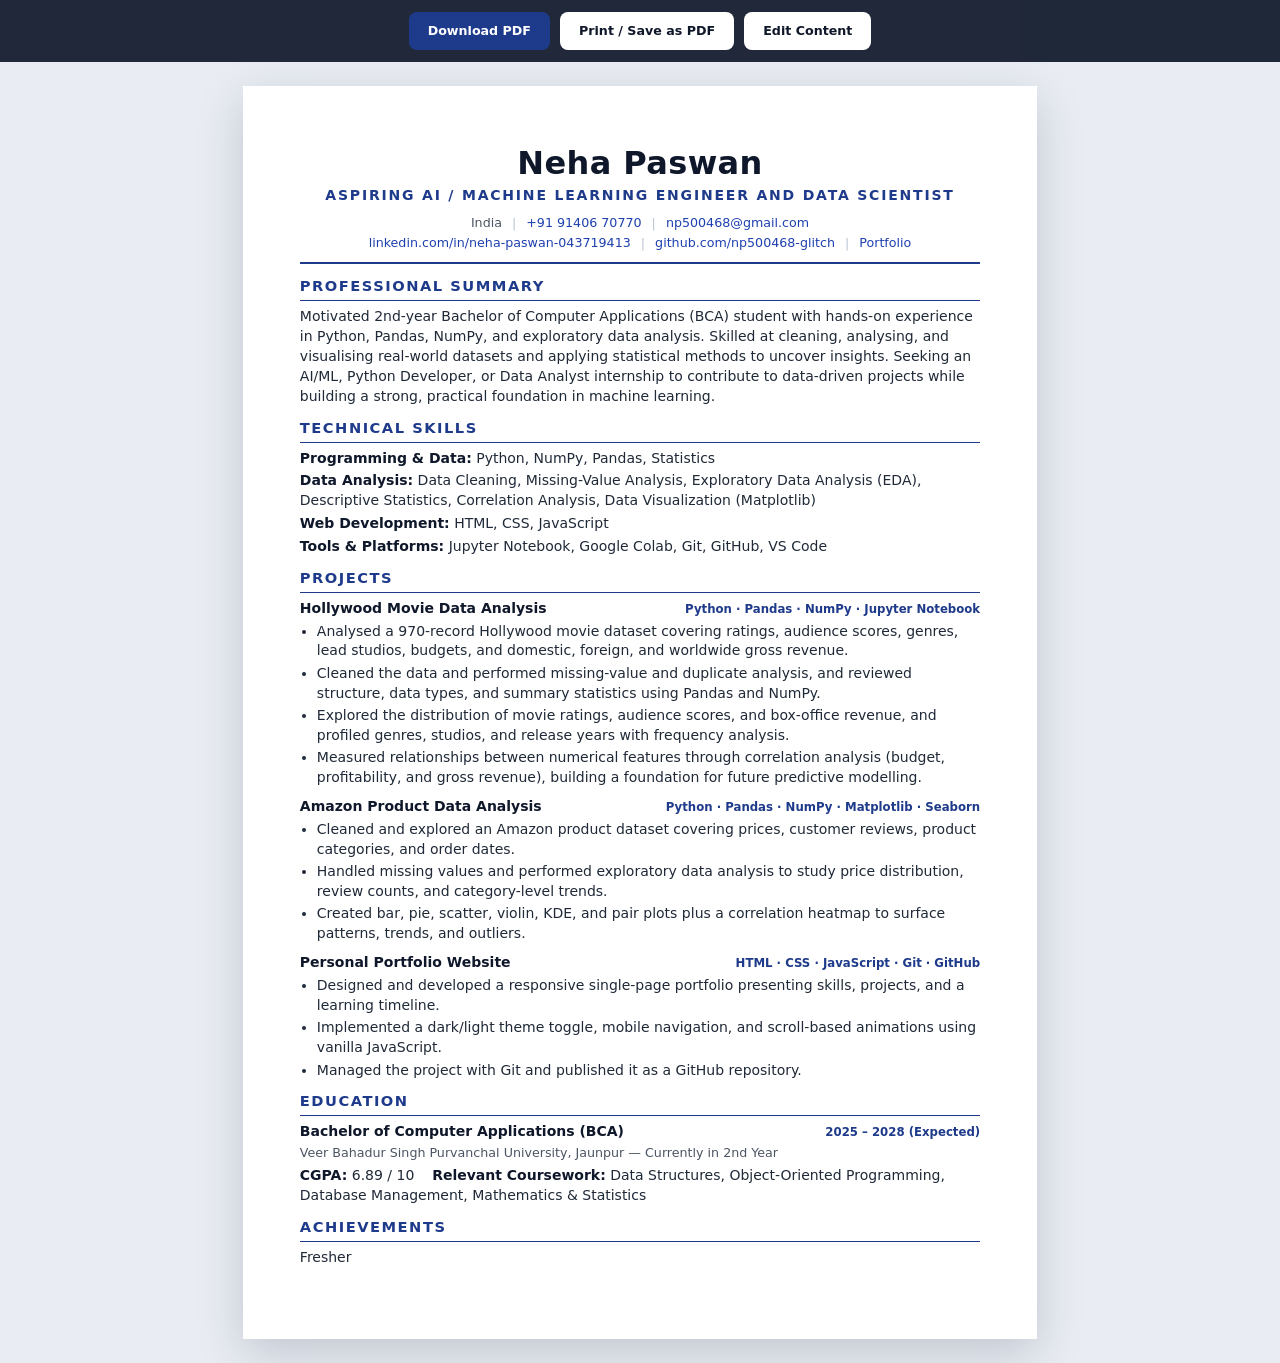
<file: resume.html>
<!DOCTYPE html>
<html lang="en">
<head>
<meta charset="UTF-8" />
<meta name="viewport" content="width=device-width, initial-scale=1.0" />
<meta name="description" content="Resume of Neha Paswan - aspiring AI/ML Engineer and Data Scientist (BCA, 2nd Year)." />
<title>Neha Paswan - Resume | AI/ML Engineer &amp; Data Scientist</title>
<style>
/* ============================================================
   NEHA PASWAN - RESUME
   Self-contained, ATS-friendly, A4 print-ready stylesheet.
   Palette: white background with subtle navy accents.
   ============================================================ */
:root{
  --navy:#1e3a8a;
  --navy-dark:#0f172a;
  --navy-light:#1e40af;
  --text:#1f2937;
  --muted:#4b5563;
  --line:#d8dee8;
  --page-bg:#e9edf3;
}
*{box-sizing:border-box;}
html,body{margin:0;padding:0;}
body{
  font-family:'Segoe UI', system-ui, -apple-system, "Helvetica Neue", Arial, sans-serif;
  background:var(--page-bg);
  color:var(--text);
  font-size:10.5pt;
  line-height:1.42;
  -webkit-print-color-adjust:exact;
  print-color-adjust:exact;
}
/* ---------- On-screen toolbar (never printed) ---------- */
.toolbar{
  position:sticky; top:0; z-index:20;
  display:flex; flex-wrap:wrap; justify-content:center; gap:10px;
  padding:12px;
  background:rgba(15,23,42,.92);
}
.toolbar button, .toolbar a{
  font:inherit; font-size:9.5pt; font-weight:600;
  padding:9px 18px; border-radius:8px; cursor:pointer;
  border:1px solid transparent; background:#fff; color:var(--navy-dark);
  text-decoration:none; display:inline-block;
  transition:transform .18s ease, box-shadow .18s ease, background .18s ease;
}
.toolbar button.primary, .toolbar a.primary{background:var(--navy); color:#fff;}
.toolbar button:hover, .toolbar a:hover{transform:translateY(-1px); box-shadow:0 6px 16px rgba(15,23,42,.28);}
.toolbar button:focus-visible, .toolbar a:focus-visible{outline:2px solid #93c5fd; outline-offset:2px;}
/* ---------- Resume sheet ---------- */
.resume{
  width:210mm; max-width:100%;
  margin:24px auto; padding:16mm 15mm;
  background:#fff;
  box-shadow:0 14px 44px rgba(15,23,42,.18);
}
/* ---------- Header ---------- */
.header{
  text-align:center;
  border-bottom:2.5px solid var(--navy);
  padding-bottom:9px; margin-bottom:12px;
}
.name{margin:0; font-size:24pt; font-weight:700; letter-spacing:.4px; color:var(--navy-dark); line-height:1.1;}
.role{margin:4px 0 8px; font-size:10.5pt; font-weight:700; letter-spacing:1.8px; text-transform:uppercase; color:var(--navy);}
.contact,.links{margin:2px 0; font-size:9.5pt; color:var(--muted);}
.contact a,.links a{color:var(--navy-light); text-decoration:none;}
.contact a:hover,.links a:hover{text-decoration:underline;}
.sep{color:#b9c3d1; margin:0 6px;}

/* ---------- Sections ---------- */
.section{margin-bottom:11px; break-inside:avoid; page-break-inside:avoid;}
.section-title{
  margin:0 0 6px; padding-bottom:3px;
  font-size:11pt; font-weight:700; letter-spacing:1.5px;
  text-transform:uppercase; color:var(--navy);
  border-bottom:1.5px solid var(--navy);
}
p{margin:0 0 5px;}
ul{margin:3px 0 0; padding-left:17px;}
li{margin-bottom:2.5px;}
strong{color:var(--navy-dark);}
a{color:var(--navy-light); text-decoration:none;}
/* ---------- Skills ---------- */
.skill-line{margin-bottom:3px;}
/* ---------- Entries (projects / education) ---------- */
.entry{margin-bottom:9px; break-inside:avoid; page-break-inside:avoid;}
.entry:last-child{margin-bottom:0;}
.entry-head{display:flex; justify-content:space-between; align-items:baseline; gap:14px;}
.entry-title{margin:0; font-size:10.5pt; font-weight:700; color:var(--navy-dark);}
.entry-meta{font-size:8.8pt; font-weight:700; color:var(--navy); white-space:nowrap;}
.entry-sub{margin:2px 0 4px; font-size:9.5pt; color:var(--muted);}
/* ---------- Placeholders (fill these in) ---------- */
.ph{background:#eef2ff; color:var(--navy-light); border-bottom:1px dashed var(--navy); padding:0 2px; font-style:italic;}
/* ---------- Edit mode ---------- */
body.editing .resume{outline:2px dashed var(--navy-light); outline-offset:-8px;}
body.editing [contenteditable="true"]:focus{background:#f5f8ff; outline:none;}
/* ---------- Responsive (mobile / tablet) ---------- */
@media (max-width:820px){
  body{font-size:11pt;}
  .resume{width:100%; margin:12px auto; padding:22px 18px;}
  .name{font-size:20pt;}
  .role{font-size:10pt; letter-spacing:1.2px;}
  .entry-head{flex-direction:column; align-items:flex-start; gap:1px;}
  .entry-meta{white-space:normal;}
}
/* ---------- Print (A4) ---------- */
@page{size:A4; margin:12mm;}
@media print{
  body{background:#fff; font-size:9.3pt; line-height:1.3;}
  .toolbar{display:none !important;}
  .resume{width:auto; max-width:none; min-height:0; margin:0; padding:0; box-shadow:none; outline:none !important;}
  a{color:var(--navy-light); text-decoration:none;}
  .header{padding-bottom:6px; margin-bottom:8px;}
  .name{font-size:21pt;}
  .role{font-size:9.5pt; letter-spacing:1.4px; margin:3px 0 6px;}
  .contact,.links{font-size:8.8pt; margin:1px 0;}
  .section{margin-bottom:7px;}
  .section-title{font-size:10pt; letter-spacing:1.2px; margin-bottom:4px; padding-bottom:2px;}
  p{margin:0 0 3px;}
  ul{margin:2px 0 0; padding-left:15px;}
  li{margin-bottom:1.5px;}
  .skill-line{margin-bottom:2px;}
  .entry{margin-bottom:6px;}
  .entry-title{font-size:10pt;}
  .entry-meta{font-size:8.2pt;}
  .entry-sub{font-size:8.8pt; margin:1px 0 3px;}
  .section,.entry,.header{break-inside:avoid; page-break-inside:avoid;}
  .section-title{break-after:avoid; page-break-after:avoid;}
}
</style>
</head>
<body>
<!-- On-screen controls (hidden when printing) -->
<div class="toolbar" role="toolbar" aria-label="Resume actions">
  <a href="Neha_Paswan_Resume.pdf" download="Neha_Paswan_Resume.pdf" class="primary">Download PDF</a>
  <button type="button" id="printBtn">Print / Save as PDF</button>
  <button type="button" id="editBtn" aria-pressed="false">Edit Content</button>
</div>

<!-- ===================== RESUME ===================== -->
<main class="resume" id="resume">

  <header class="header">
    <h1 class="name">Neha Paswan</h1>
    <p class="role">Aspiring AI / Machine Learning Engineer and Data Scientist</p>
    <p class="contact">
      India <span class="sep">|</span>
      <a href="tel:+919140670770">+91 91406 70770</a> <span class="sep">|</span>
      <a href="mailto:np500468@gmail.com">np500468@gmail.com</a>
    </p>
    <p class="links">
      <a href="https://www.linkedin.com/in/neha-paswan-043719413/" target="_blank" rel="noopener noreferrer">linkedin.com/in/neha-paswan-043719413</a>
      <span class="sep">|</span>
      <a href="https://github.com/np500468-glitch" target="_blank" rel="noopener noreferrer">github.com/np500468-glitch</a>
      <span class="sep">|</span>
      <a href="https://github.com/np500468-glitch/Portfolio" target="_blank" rel="noopener noreferrer">Portfolio</a>
    </p>
  </header>

  <!-- Professional Summary -->
  <section class="section">
    <h2 class="section-title">Professional Summary</h2>
    <p>
      Motivated 2nd-year Bachelor of Computer Applications (BCA) student with hands-on experience in
      Python, Pandas, NumPy, and exploratory data analysis. Skilled at cleaning, analysing, and
      visualising real-world datasets and applying statistical methods to uncover insights. Seeking an
      AI/ML, Python Developer, or Data Analyst internship to contribute to data-driven projects while
      building a strong, practical foundation in machine learning.
    </p>
  </section>

  <!-- Technical Skills -->
  <section class="section">
    <h2 class="section-title">Technical Skills</h2>
    <p class="skill-line"><strong>Programming &amp; Data:</strong> Python, NumPy, Pandas, Statistics</p>
    <p class="skill-line"><strong>Data Analysis:</strong> Data Cleaning, Missing-Value Analysis, Exploratory Data Analysis (EDA), Descriptive Statistics, Correlation Analysis, Data Visualization (Matplotlib)</p>
    <p class="skill-line"><strong>Web Development:</strong> HTML, CSS, JavaScript</p>
    <p class="skill-line"><strong>Tools &amp; Platforms:</strong> Jupyter Notebook, Google Colab, Git, GitHub, VS Code</p>
  </section>

  <!-- Projects -->
  <section class="section">
    <h2 class="section-title">Projects</h2>

    <article class="entry">
      <div class="entry-head">
        <h3 class="entry-title">Hollywood Movie Data Analysis</h3>
        <span class="entry-meta">Python · Pandas · NumPy · Jupyter Notebook</span>
      </div>
      <ul>
        <li>Analysed a 970-record Hollywood movie dataset covering ratings, audience scores, genres, lead studios, budgets, and domestic, foreign, and worldwide gross revenue.</li>
        <li>Cleaned the data and performed missing-value and duplicate analysis, and reviewed structure, data types, and summary statistics using Pandas and NumPy.</li>
        <li>Explored the distribution of movie ratings, audience scores, and box-office revenue, and profiled genres, studios, and release years with frequency analysis.</li>
        <li>Measured relationships between numerical features through correlation analysis (budget, profitability, and gross revenue), building a foundation for future predictive modelling.</li>
      </ul>
    </article>

    <article class="entry">
      <div class="entry-head">
        <h3 class="entry-title">Amazon Product Data Analysis</h3>
        <span class="entry-meta">Python · Pandas · NumPy · Matplotlib · Seaborn</span>
      </div>
      <ul>
        <li>Cleaned and explored an Amazon product dataset covering prices, customer reviews, product categories, and order dates.</li>
        <li>Handled missing values and performed exploratory data analysis to study price distribution, review counts, and category-level trends.</li>
        <li>Created bar, pie, scatter, violin, KDE, and pair plots plus a correlation heatmap to surface patterns, trends, and outliers.</li>
      </ul>
    </article>

    <article class="entry">
      <div class="entry-head">
        <h3 class="entry-title">Personal Portfolio Website</h3>
        <span class="entry-meta">HTML · CSS · JavaScript · Git · GitHub</span>
      </div>
      <ul>
        <li>Designed and developed a responsive single-page portfolio presenting skills, projects, and a learning timeline.</li>
        <li>Implemented a dark/light theme toggle, mobile navigation, and scroll-based animations using vanilla JavaScript.</li>
        <li>Managed the project with Git and published it as a GitHub repository.</li>
      </ul>
    </article>
  </section>

  <!-- Education -->
  <section class="section">
    <h2 class="section-title">Education</h2>

    <article class="entry">
      <div class="entry-head">
        <h3 class="entry-title">Bachelor of Computer Applications (BCA)</h3>
        <span class="entry-meta">2025 – 2028 (Expected)</span>
      </div>
      <p class="entry-sub">Veer Bahadur Singh Purvanchal University, Jaunpur — Currently in 2nd Year</p>
      <p><strong>CGPA:</strong> 6.89 / 10 &nbsp;&nbsp; <strong>Relevant Coursework:</strong> Data Structures, Object-Oriented Programming, Database Management, Mathematics &amp; Statistics</p>
    </article>
  </section>

  <!-- Achievements -->
  <section class="section">
    <h2 class="section-title">Achievements</h2>
    <p>Fresher</p>
  </section>
</main>

<script>
(function () {
  'use strict';
  var body = document.body;
  var printBtn = document.getElementById('printBtn');
  var editBtn = document.getElementById('editBtn');
  var resume = document.getElementById('resume');
  var editing = false;

  // Print / Save as PDF through the browser's native dialog
  printBtn.addEventListener('click', function () { window.print(); });

  // Toggle in-browser editing of the resume content
  editBtn.addEventListener('click', function () {
    editing = !editing;
    body.classList.toggle('editing', editing);
    resume.setAttribute('contenteditable', editing ? 'true' : 'false');
    editBtn.setAttribute('aria-pressed', String(editing));
    editBtn.textContent = editing ? 'Done Editing' : 'Edit Content';
    if (editing) { resume.focus(); }
  });
})();
</script>
</body>
</html>
</file>
<file: style.css>
/* ============================================================
   PORTFOLIO STYLESHEET
   Includes: Navbar (glassmorphism) + Hero Section (premium)
   ============================================================ */

/* ---------- CSS Variables / Theme ---------- */
:root {
  /* Light theme */
  --bg: #f8fafc;
  --bg-secondary: #ffffff;
  --text: #0f172a;
  --text-muted: #64748b;
  --accent: #6366f1;
  --accent-2: #8b5cf6;
  --accent-3: #06b6d4;
  --glass-bg: rgba(255, 255, 255, 0.65);
  --glass-border: rgba(255, 255, 255, 0.4);
  --glass-shadow: 0 8px 32px rgba(2, 12, 27, 0.12);
  --nav-shadow: 0 10px 40px rgba(2, 12, 27, 0.15);
  --blob-opacity: 0.35;
  --hero-gradient: linear-gradient(135deg, #e0e7ff 0%, #f0f9ff 25%, #fdf4ff 50%, #ecfeff 75%, #e0e7ff 100%);
  --card-bg: rgba(255, 255, 255, 0.7);
  --border-color: rgba(99, 102, 241, 0.15);
  --social-bg: rgba(255, 255, 255, 0.6);
  --social-hover: #6366f1;
  --btn-primary-bg: linear-gradient(135deg, #6366f1, #8b5cf6);
  --btn-primary-shadow: 0 8px 24px rgba(99, 102, 241, 0.35);
  --btn-secondary-border: rgba(99, 102, 241, 0.4);
  --btn-secondary-text: #6366f1;
  --scrollbar-thumb: rgba(99, 102, 241, 0.4);
  --scrollbar-track: rgba(99, 102, 241, 0.1);
}

/* Dark theme overrides */
[data-theme="dark"] {
  --bg: #0f172a;
  --bg-secondary: #1e293b;
  --text: #f1f5f9;
  --text-muted: #94a3b8;
  --glass-bg: rgba(15, 23, 42, 0.6);
  --glass-border: rgba(255, 255, 255, 0.1);
  --glass-shadow: 0 8px 32px rgba(0, 0, 0, 0.4);
  --nav-shadow: 0 10px 40px rgba(0, 0, 0, 0.5);
  --blob-opacity: 0.4;
  --hero-gradient: linear-gradient(135deg, #0f172a 0%, #1e1b4b 20%, #312e81 40%, #172554 55%, #0c4a6e 75%, #1e1b4b 90%, #0f172a 100%);
  --card-bg: rgba(30, 41, 59, 0.7);
  --border-color: rgba(99, 102, 241, 0.3);
  --social-bg: rgba(30, 41, 59, 0.6);
  --social-hover: #a5b4fc;
  --btn-primary-bg: linear-gradient(135deg, #818cf8, #a78bfa);
  --btn-primary-shadow: 0 8px 24px rgba(129, 140, 248, 0.3);
  --btn-secondary-border: rgba(129, 140, 248, 0.5);
  --btn-secondary-text: #a5b4fc;
  --scrollbar-thumb: rgba(129, 140, 248, 0.4);
  --scrollbar-track: rgba(129, 140, 248, 0.1);
}

/* ============================================================
   DARK MODE ENHANCED ANIMATIONS
   ============================================================ */

/* Smooth theme transition on key surfaces */
[data-theme="dark"] *,
[data-theme="dark"] *::before,
[data-theme="dark"] *::after {
  transition-property: background, background-color, color, border-color,
    box-shadow, transform, opacity, filter;
  transition-duration: 0.45s;
  transition-timing-function: ease;
}

/* Brighter, more colorful blobs in dark mode */
[data-theme="dark"] .blob-1 {
  background: radial-gradient(circle, rgba(99, 102, 241, 0.9), transparent 70%);
  filter: blur(70px);
  animation: blobFloatDark1 14s ease-in-out infinite;
}

[data-theme="dark"] .blob-2 {
  background: radial-gradient(circle, rgba(6, 182, 212, 0.8), transparent 70%);
  filter: blur(70px);
  animation: blobFloatDark2 17s ease-in-out infinite reverse;
}

[data-theme="dark"] .blob-3 {
  background: radial-gradient(circle, rgba(168, 85, 247, 0.85), transparent 70%);
  filter: blur(70px);
  animation: blobFloatDark3 20s ease-in-out infinite 2s;
}

/* Dark-mode-specific blob float keyframes (extra drift + pulse) */
@keyframes blobFloatDark1 {
  0%, 100% {
    transform: translate(calc(var(--px, 0px) + 0px), calc(var(--py, 0px) + 0px))
      scale(1);
    opacity: 0.9;
  }
  33% {
    transform: translate(calc(var(--px, 0px) + 40px), calc(var(--py, 0px) + -50px))
      scale(1.15);
    opacity: 1;
  }
  66% {
    transform: translate(calc(var(--px, 0px) + -25px), calc(var(--py, 0px) + 35px))
      scale(0.95);
    opacity: 0.75;
  }
}

@keyframes blobFloatDark2 {
  0%, 100% {
    transform: translate(calc(var(--px, 0px) + 0px), calc(var(--py, 0px) + 0px))
      scale(1);
    opacity: 0.85;
  }
  50% {
    transform: translate(calc(var(--px, 0px) + -35px), calc(var(--py, 0px) + 45px))
      scale(1.1);
    opacity: 1;
  }
}

@keyframes blobFloatDark3 {
  0%, 100% {
    transform: translate(calc(var(--px, 0px) + 0px), calc(var(--py, 0px) + 0px))
      scale(1);
    opacity: 0.8;
  }
  50% {
    transform: translate(calc(var(--px, 0px) + 30px), calc(var(--py, 0px) + -30px))
      scale(1.2);
    opacity: 1;
  }
}

/* Stronger mouse glow in dark mode */
[data-theme="dark"] .mouse-glow {
  background: radial-gradient(circle, rgba(129, 140, 248, 0.22), transparent 60%);
}

/* Cards: stronger glow on hover in dark mode */
[data-theme="dark"] .service-card:hover,
[data-theme="dark"] .skill-category:hover,
[data-theme="dark"] .project-card:hover,
[data-theme="dark"] .stat-card:hover,
[data-theme="dark"] .timeline-content:hover,
[data-theme="dark"] .contact-card:hover {
  border-color: rgba(129, 140, 248, 0.7);
  box-shadow: 0 16px 45px rgba(99, 102, 241, 0.35), 0 0 30px rgba(129, 140, 248, 0.15);
}

/* Skill badges glow brighter in dark mode */
[data-theme="dark"] .skill-badge:hover {
  box-shadow: 0 10px 24px rgba(129, 140, 248, 0.5);
}

[data-theme="dark"] .skill-category:hover .skill-card-icon {
  box-shadow: 0 12px 30px rgba(129, 140, 248, 0.5);
}

/* Social icons: vibrant hover in dark mode */
[data-theme="dark"] .social-icon:hover {
  background: linear-gradient(135deg, #818cf8, #a78bfa);
  box-shadow: 0 8px 24px rgba(129, 140, 248, 0.45);
}

/* Instagram icon gets its signature gradient glow in dark mode */
[data-theme="dark"] .social-icon[aria-label="Instagram"]:hover {
  background: linear-gradient(45deg, #f09433, #e6683c, #dc2743, #cc2366, #bc1888);
  box-shadow: 0 8px 24px rgba(220, 39, 67, 0.45);
}

/* Buttons glow a bit more in dark mode */
[data-theme="dark"] .btn-primary:hover {
  box-shadow: 0 14px 40px rgba(129, 140, 248, 0.55);
}

[data-theme="dark"] .btn-secondary:hover {
  box-shadow: 0 14px 40px rgba(129, 140, 248, 0.45);
}

/* Timeline dots pulse in dark mode */
[data-theme="dark"] .timeline-dot {
  box-shadow: 0 0 0 3px #818cf8, 0 0 14px rgba(129, 140, 248, 0.6);
}

[data-theme="dark"] .timeline-item:hover .timeline-dot {
  box-shadow: 0 0 0 5px #a5b4fc, 0 0 30px rgba(129, 140, 248, 0.8);
}

/* Newsletter + form focus glow in dark mode */
[data-theme="dark"] .form-group input:focus,
[data-theme="dark"] .form-group textarea:focus,
[data-theme="dark"] .footer-newsletter input:focus {
  box-shadow: 0 0 0 3px rgba(129, 140, 248, 0.25), 0 0 20px rgba(99, 102, 241, 0.15);
}

/* Project tags pop in dark mode */
[data-theme="dark"] .project-card:hover .project-tags span {
  background: linear-gradient(135deg, #818cf8, #a78bfa);
}

/* Section tag subtle glow in dark mode */
[data-theme="dark"] .section-tag,
[data-theme="dark"] .timeline-date {
  box-shadow: 0 6px 20px rgba(129, 140, 248, 0.4);
}

/* ---------- Reset & Base ---------- */
*,
*::before,
*::after {
  margin: 0;
  padding: 0;
  box-sizing: border-box;
}

html {
  scroll-behavior: smooth;
  scroll-padding-top: 100px; /* offset for sticky navbar */
  overflow-x: clip; /* extra safety: prevent horizontal scroll on html too */
}

body {
  font-family: 'Segoe UI', system-ui, -apple-system, sans-serif;
  background: var(--bg);
  color: var(--text);
  line-height: 1.6;
  overflow-x: hidden;
  transition: background 0.4s ease, color 0.4s ease;
}

/* Lock background scroll while the mobile menu is open */
body.menu-open {
  overflow: hidden;
}

/* Everything above the page background */
.navbar,
.hero,
.section,
.footer {
  position: relative;
  z-index: 1;
}

/* Hero background opacity */
.hero-bg {
  opacity: 0.75;
}

/* Section backgrounds */
.section-about   { background: var(--bg); }
.section-skills  { background: var(--bg-secondary); }
.section-timeline{ background: var(--bg); }
.section-projects{ background: var(--bg-secondary); }
.section-contact { background: var(--bg); }

/* Footer background */
.footer {
  background: var(--bg-secondary);
}

/* ---------- Cinematic Vignette Overlay ----------
   Subtle darkening at screen edges for professional focus.
   (body::before works reliably, unlike ::after on <canvas>) */
body::before {
  content: '';
  position: fixed;
  inset: 0;
  pointer-events: none;
  z-index: 9999;
  background: radial-gradient(
    ellipse at center,
    transparent 55%,
    rgba(15, 23, 42, 0.18) 100%
  );
}

[data-theme="dark"] body::before {
  background: radial-gradient(
    ellipse at center,
    transparent 50%,
    rgba(0, 0, 0, 0.35) 100%
  );
}

/* Custom scrollbar */
::-webkit-scrollbar {
  width: 10px;
}
::-webkit-scrollbar-track {
  background: var(--scrollbar-track);
}
::-webkit-scrollbar-thumb {
  background: var(--scrollbar-thumb);
  border-radius: 5px;
}
::-webkit-scrollbar-thumb:hover {
  background: var(--accent);
}

a {
  text-decoration: none;
  color: inherit;
}

ul {
  list-style: none;
}

img {
  max-width: 100%;
  display: block;
}

/* ============================================================
   NAVBAR
   ============================================================ */
.navbar {
  position: sticky;
  top: 0;
  z-index: 1000;
  padding: 16px 24px;
  padding-left: max(24px, env(safe-area-inset-left));
  padding-right: max(24px, env(safe-area-inset-right));
  overflow: visible;
  transition: transform 0.4s ease, box-shadow 0.3s ease;
}

/* Hide navbar on scroll down */
.navbar.nav-hidden {
  transform: translateY(-120%);
}

/* ---------- Animated navbar background (like hero) ---------- */
.navbar-bg {
  position: absolute;
  inset: 0;
  background: var(--hero-gradient);
  background-size: 400% 400%;
  animation: gradientShift 15s ease infinite;
  opacity: 0.5;
  z-index: -1;
  transition: background 0.4s ease;
}

/* Floating glowing blobs inside navbar */
.navbar-blob {
  position: absolute;
  border-radius: 50%;
  filter: blur(40px);
  opacity: var(--blob-opacity);
  z-index: -1;
  pointer-events: none;
  will-change: transform;
}

.navbar-blob-1 {
  width: 200px;
  height: 200px;
  top: -70px;
  left: 10%;
  background: radial-gradient(circle, #6366f1, transparent 70%);
  animation: blobFloat 10s ease-in-out infinite;
}

.navbar-blob-2 {
  width: 160px;
  height: 160px;
  bottom: -60px;
  right: 12%;
  background: radial-gradient(circle, #06b6d4, transparent 70%);
  animation: blobFloat 12s ease-in-out infinite reverse;
}

.navbar-blob-3 {
  width: 130px;
  height: 130px;
  top: 10%;
  right: 35%;
  background: radial-gradient(circle, #8b5cf6, transparent 70%);
  animation: blobFloat 14s ease-in-out infinite 2s;
}

/* Brighter, more colorful navbar blobs in dark mode */
[data-theme="dark"] .navbar-blob-1 {
  background: radial-gradient(circle, rgba(99, 102, 241, 0.9), transparent 70%);
  animation: blobFloatDark1 12s ease-in-out infinite;
}

[data-theme="dark"] .navbar-blob-2 {
  background: radial-gradient(circle, rgba(6, 182, 212, 0.8), transparent 70%);
  animation: blobFloatDark2 14s ease-in-out infinite reverse;
}

[data-theme="dark"] .navbar-blob-3 {
  background: radial-gradient(circle, rgba(168, 85, 247, 0.85), transparent 70%);
  animation: blobFloatDark3 16s ease-in-out infinite 2s;
}

.nav-container {
  position: relative;
  z-index: 1;
  max-width: 1200px;
  margin: 0 auto;
  display: flex;
  align-items: center;
  justify-content: space-between;
  gap: 20px;
  padding: 12px 24px;
  background: transparent;
  backdrop-filter: blur(20px);
  -webkit-backdrop-filter: blur(20px);
  border: 1px solid var(--glass-border);
  border-radius: 16px;
  box-shadow: var(--nav-shadow);
  transition: background 0.4s ease, border-color 0.4s ease, box-shadow 0.4s ease;
}

/* ---------- Logo ---------- */
.logo {
  display: flex;
  align-items: center;
  gap: 10px;
  font-size: 1.25rem;
  font-weight: 700;
  color: var(--text);
  white-space: nowrap;
  transition: color 0.3s ease;
}

.logo-mark {
  display: inline-flex;
  align-items: center;
  justify-content: center;
  width: 36px;
  height: 36px;
  border-radius: 10px;
  background: var(--btn-primary-bg);
  color: #fff;
  font-size: 0.75rem;
  font-weight: 800;
  letter-spacing: 0.5px;
  box-shadow: var(--btn-primary-shadow);
}

.logo-accent {
  background: var(--btn-primary-bg);
  -webkit-background-clip: text;
  background-clip: text;
  -webkit-text-fill-color: transparent;
}

/* ---------- Nav Links ---------- */
.nav-links {
  display: flex;
  align-items: center;
  gap: 8px;
}

.nav-link {
  position: relative;
  padding: 8px 14px;
  font-size: 0.95rem;
  font-weight: 500;
  color: var(--text-muted);
  border-radius: 8px;
  transition: color 0.3s ease;
}

/* Animated underline on hover */
.nav-link::after {
  content: '';
  position: absolute;
  left: 14px;
  right: 14px;
  bottom: 4px;
  height: 2px;
  border-radius: 2px;
  background: var(--btn-primary-bg);
  transform: scaleX(0);
  transform-origin: left;
  transition: transform 0.3s ease;
}

.nav-link:hover {
  color: var(--text);
}

.nav-link:hover::after {
  transform: scaleX(1);
}

/* Active link (scroll-spy) */
.nav-link.active {
  color: var(--accent);
  font-weight: 600;
}

.nav-link.active::after {
  transform: scaleX(1);
}

/* ---------- Nav Actions (right side) ---------- */
.nav-actions {
  display: flex;
  align-items: center;
  gap: 12px;
}

/* Resume button */
.btn-resume {
  display: inline-flex;
  align-items: center;
  gap: 8px;
  padding: 10px 20px;
  border-radius: 10px;
  background: var(--btn-primary-bg);
  color: #fff;
  font-size: 0.9rem;
  font-weight: 600;
  box-shadow: var(--btn-primary-shadow);
  transition: transform 0.3s ease, box-shadow 0.3s ease;
}

.btn-resume:hover {
  transform: translateY(-2px);
  box-shadow: 0 12px 30px rgba(99, 102, 241, 0.45);
}

.btn-resume-icon {
  font-size: 1rem;
}

/* Theme toggle */
.theme-toggle {
  display: inline-flex;
  align-items: center;
  justify-content: center;
  width: 42px;
  height: 42px;
  border: 1px solid var(--glass-border);
  border-radius: 10px;
  background: var(--social-bg);
  color: var(--text);
  cursor: pointer;
  transition: background 0.3s ease, color 0.3s ease, transform 0.3s ease;
}

.theme-toggle:hover {
  transform: rotate(15deg) scale(1.05);
  color: var(--accent);
}

.theme-toggle svg {
  width: 20px;
  height: 20px;
}

/* Show/hide sun & moon based on theme */
.icon-sun {
  display: none;
}
.icon-moon {
  display: block;
}

[data-theme="dark"] .icon-sun {
  display: block;
}
[data-theme="dark"] .icon-moon {
  display: none;
}

/* ---------- Hamburger (Mobile) ---------- */
.hamburger {
  display: none;
  flex-direction: column;
  justify-content: center;
  align-items: center;
  gap: 5px;
  width: 42px;
  height: 42px;
  border: 1px solid var(--glass-border);
  border-radius: 10px;
  background: var(--social-bg);
  cursor: pointer;
  transition: background 0.3s ease;
}

.hamburger .bar {
  display: block;
  width: 20px;
  height: 2px;
  border-radius: 2px;
  background: var(--text);
  transition: transform 0.3s ease, opacity 0.3s ease;
}

/* Hamburger → X animation */
.hamburger.open .bar:nth-child(1) {
  transform: translateY(7px) rotate(45deg);
}
.hamburger.open .bar:nth-child(2) {
  opacity: 0;
}
.hamburger.open .bar:nth-child(3) {
  transform: translateY(-7px) rotate(-45deg);
}

/* ============================================================
   HERO SECTION
   ============================================================ */
.hero {
  position: relative;
  min-height: 100vh;
  min-height: 100svh; /* better mobile URL-bar handling */
  display: flex;
  align-items: center;
  justify-content: center;
  overflow: hidden;
  padding: 120px 24px 80px;
}

/* ---------- Animated gradient background ---------- */
.hero-bg {
  position: absolute;
  inset: 0;
  background: var(--hero-gradient);
  background-size: 400% 400%;
  animation: gradientShift 15s ease infinite;
  z-index: -3;
  transition: background 0.4s ease;
}

@keyframes gradientShift {
  0%   { background-position: 0% 50%; }
  50%  { background-position: 100% 50%; }
  100% { background-position: 0% 50%; }
}

/* ---------- Floating glowing blobs ---------- */
.blob {
  position: absolute;
  border-radius: 50%;
  filter: blur(60px);
  opacity: var(--blob-opacity);
  z-index: -2;
  pointer-events: none;
  /* Parallax offsets injected via JS custom properties */
  --px: 0px;
  --py: 0px;
  will-change: transform;
}

.blob-1 {
  width: 400px;
  height: 400px;
  top: -80px;
  left: -100px;
  background: radial-gradient(circle, #6366f1, transparent 70%);
  animation: blobFloat 12s ease-in-out infinite;
}

.blob-2 {
  width: 350px;
  height: 350px;
  bottom: -60px;
  right: -80px;
  background: radial-gradient(circle, #06b6d4, transparent 70%);
  animation: blobFloat 15s ease-in-out infinite reverse;
}

.blob-3 {
  width: 300px;
  height: 300px;
  top: 40%;
  left: 55%;
  background: radial-gradient(circle, #8b5cf6, transparent 70%);
  animation: blobFloat 18s ease-in-out infinite 2s;
}

@keyframes blobFloat {
  0%, 100% { transform: translate(calc(var(--px, 0px) + 0px), calc(var(--py, 0px) + 0px)) scale(1); }
  33%      { transform: translate(calc(var(--px, 0px) + 30px), calc(var(--py, 0px) + -40px)) scale(1.1); }
  66%      { transform: translate(calc(var(--px, 0px) + -20px), calc(var(--py, 0px) + 30px)) scale(0.95); }
}

/* ---------- Mouse glow ---------- */
.mouse-glow {
  position: absolute;
  width: 500px;
  height: 500px;
  border-radius: 50%;
  background: radial-gradient(circle, rgba(99, 102, 241, 0.12), transparent 60%);
  pointer-events: none;
  z-index: -1;
  transform: translate(-50%, -50%);
  transition: opacity 0.3s ease;
  will-change: left, top;
}

/* ---------- Hero container ---------- */
.hero-container {
  max-width: 1200px;
  width: 100%;
  margin: 0 auto;
  display: grid;
  grid-template-columns: 1.1fr 0.9fr;
  align-items: center;
  gap: 60px;
}

/* ---------- Hero content (left) ---------- */
.hero-content {
  display: flex;
  flex-direction: column;
  gap: 20px;
}

/* Greeting */
.hero-greeting {
  font-size: 1.2rem;
  font-weight: 500;
  color: var(--text-muted);
  letter-spacing: 0.5px;
}

/* ---------- Fade-up animation (applied via .visible) ----------
   Note: Staggered delays are handled in JS (initHero) via
   setTimeout for predictable timing. */
.fade-up {
  opacity: 0;
  transform: translateY(30px);
  transition: opacity 0.8s ease, transform 0.8s ease;
}

.fade-up.visible {
  opacity: 1;
  transform: translateY(0);
}

/* ---------- Name with text reveal ---------- */
.hero-name {
  font-size: clamp(2.5rem, 6vw, 4.5rem);
  font-weight: 800;
  line-height: 1.1;
  color: var(--text);
  display: flex;
  flex-wrap: wrap;
  gap: 2px;
}

.hero-name .char {
  display: inline-block;
  opacity: 0;
  transform: translateY(40px) rotate(8deg);
  animation: charReveal 0.6s cubic-bezier(0.22, 1, 0.36, 1) forwards;
}

.hero-name .char-space {
  width: 0.3em;
}

.hero-name .char-accent {
  background: var(--btn-primary-bg);
  -webkit-background-clip: text;
  background-clip: text;
  -webkit-text-fill-color: transparent;
}

/* Staggered delays for each character */
.hero-name .char:nth-child(1)  { animation-delay: 0.1s; }
.hero-name .char:nth-child(2)  { animation-delay: 0.15s; }
.hero-name .char:nth-child(3)  { animation-delay: 0.2s; }
.hero-name .char:nth-child(4)  { animation-delay: 0.25s; }
.hero-name .char:nth-child(6)  { animation-delay: 0.35s; }
.hero-name .char:nth-child(7)  { animation-delay: 0.4s; }
.hero-name .char:nth-child(8)  { animation-delay: 0.45s; }
.hero-name .char:nth-child(9)  { animation-delay: 0.5s; }
.hero-name .char:nth-child(10) { animation-delay: 0.55s; }
.hero-name .char:nth-child(11) { animation-delay: 0.6s; }

@keyframes charReveal {
  to {
    opacity: 1;
    transform: translateY(0) rotate(0);
  }
}

/* ---------- Typing effect ---------- */
.hero-typing {
  font-size: clamp(1.2rem, 3vw, 1.8rem);
  font-weight: 600;
  color: var(--accent);
  min-height: 2.2em;
  display: flex;
  align-items: center;
}

.typing-cursor {
  display: inline-block;
  margin-left: 2px;
  color: var(--accent);
  animation: blink 0.8s step-end infinite;
}

@keyframes blink {
  0%, 100% { opacity: 1; }
  50%      { opacity: 0; }
}

/* ---------- Introduction ---------- */
.hero-intro {
  font-size: 1.05rem;
  color: var(--text-muted);
  max-width: 520px;
  line-height: 1.7;
  overflow-wrap: anywhere;
}

/* ---------- CTA Buttons ---------- */
.hero-buttons {
  display: flex;
  flex-wrap: wrap;
  gap: 16px;
  margin-top: 8px;
}

.btn {
  display: inline-flex;
  align-items: center;
  gap: 10px;
  padding: 14px 28px;
  border-radius: 12px;
  font-size: 1rem;
  font-weight: 600;
  cursor: pointer;
  transition: transform 0.3s ease, box-shadow 0.3s ease, background 0.3s ease, color 0.3s ease;
}

.btn-icon {
  width: 18px;
  height: 18px;
  transition: transform 0.3s ease;
}

/* Primary button */
.btn-primary {
  background: var(--btn-primary-bg);
  color: #fff;
  box-shadow: var(--btn-primary-shadow);
}

.btn-primary:hover {
  transform: translateY(-3px);
  box-shadow: 0 14px 35px rgba(99, 102, 241, 0.5);
}

.btn-primary:hover .btn-icon {
  transform: translateX(4px);
}

/* Secondary button */
.btn-secondary {
  background: transparent;
  color: var(--btn-secondary-text);
  border: 2px solid var(--btn-secondary-border);
}

.btn-secondary:hover {
  background: var(--btn-primary-bg);
  color: #fff;
  border-color: transparent;
  transform: translateY(-3px);
  box-shadow: var(--btn-primary-shadow);
}

.btn-secondary:hover .btn-icon {
  transform: translateY(3px);
}

/* ---------- Social Icons ---------- */
.hero-socials {
  display: flex;
  gap: 12px;
  margin-top: 8px;
}

.social-icon {
  display: inline-flex;
  align-items: center;
  justify-content: center;
  width: 44px;
  height: 44px;
  border-radius: 12px;
  background: var(--social-bg);
  border: 1px solid var(--glass-border);
  color: var(--text-muted);
  backdrop-filter: blur(10px);
  -webkit-backdrop-filter: blur(10px);
  transition: transform 0.3s ease, color 0.3s ease, background 0.3s ease, box-shadow 0.3s ease;
}

.social-icon svg {
  width: 20px;
  height: 20px;
}

.social-icon:hover {
  transform: translateY(-4px) scale(1.05);
  color: #fff;
  background: var(--social-hover);
  box-shadow: 0 8px 20px rgba(99, 102, 241, 0.35);
}

/* ---------- Hero Image (right) ---------- */
.hero-image-wrap {
  position: relative;
  display: flex;
  justify-content: center;
  align-items: center;
}

.hero-image-frame {
  position: relative;
  width: min(380px, 100%);
  aspect-ratio: 1;
  display: flex;
  align-items: center;
  justify-content: center;
}

/* Profile photo container */
.hero-image {
  position: relative;
  width: 78%;
  aspect-ratio: 1;
  border-radius: 50%;
  overflow: hidden;
  border: 4px solid var(--glass-border);
  background: var(--btn-primary-bg);
  box-shadow: 0 20px 60px rgba(99, 102, 241, 0.3);
}

.hero-image img {
  width: 100%;
  height: 100%;
  object-fit: cover;
}

/* Floating badge */
.hero-badge {
  position: absolute;
  bottom: 12%;
  left: 50%;
  transform: translateX(-50%);
  display: inline-flex;
  align-items: center;
  gap: 8px;
  padding: 10px 18px;
  border-radius: 50px;
  background: var(--card-bg);
  backdrop-filter: blur(15px);
  -webkit-backdrop-filter: blur(15px);
  border: 1px solid var(--glass-border);
  box-shadow: var(--glass-shadow);
  font-size: 0.85rem;
  font-weight: 600;
  color: var(--text);
  white-space: nowrap;
  animation: badgeFloat 5s ease-in-out infinite 1s;
}

@keyframes badgeFloat {
  0%, 100% { transform: translateX(-50%) translateY(0); }
  50%      { transform: translateX(-50%) translateY(-8px); }
}

.badge-dot {
  width: 8px;
  height: 8px;
  border-radius: 50%;
  background: #22c55e;
  box-shadow: 0 0 8px rgba(34, 197, 94, 0.8);
  animation: dotPulse 2s ease-in-out infinite;
}

@keyframes dotPulse {
  0%, 100% { opacity: 1; }
  50%      { opacity: 0.5; }
}

/* ---------- Scroll Indicator ---------- */
.scroll-indicator {
  position: absolute;
  bottom: 30px;
  left: 50%;
  transform: translateX(-50%);
  display: flex;
  flex-direction: column;
  align-items: center;
  gap: 8px;
  color: var(--text-muted);
  transition: color 0.3s ease;
  z-index: 5;
}

.scroll-indicator:hover {
  color: var(--accent);
}

.scroll-mouse {
  width: 26px;
  height: 42px;
  border: 2px solid currentColor;
  border-radius: 14px;
  display: flex;
  justify-content: center;
  padding-top: 6px;
}

.scroll-wheel {
  width: 4px;
  height: 8px;
  border-radius: 4px;
  background: currentColor;
  animation: wheelScroll 1.8s ease-in-out infinite;
}

@keyframes wheelScroll {
  0%   { opacity: 1; transform: translateY(0); }
  70%  { opacity: 0; transform: translateY(12px); }
  100% { opacity: 0; transform: translateY(0); }
}

.scroll-text {
  font-size: 0.75rem;
  font-weight: 500;
  letter-spacing: 2px;
  text-transform: uppercase;
}

/* ============================================================
   PAGE SECTIONS
   ============================================================ */
.section {
  min-height: 60vh;
  display: flex;
  flex-direction: column;
  align-items: center;
  justify-content: center;
  text-align: center;
  padding: 100px 24px;
  background: var(--bg);
  transition: background 0.4s ease;
}

.section-about   { background: var(--bg); }
.section-skills  { background: var(--bg-secondary); }
.section-timeline{ background: var(--bg); }
.section-projects{ background: var(--bg-secondary); }
.section-contact { background: var(--bg); }

[data-theme="dark"] .section-about   { background: var(--bg); }
[data-theme="dark"] .section-skills  { background: var(--bg-secondary); }
[data-theme="dark"] .section-timeline{ background: var(--bg); }
[data-theme="dark"] .section-projects{ background: var(--bg-secondary); }
[data-theme="dark"] .section-contact { background: var(--bg); }

/* ---------- Container ---------- */
.container {
  max-width: 1200px;
  width: 100%;
  margin: 0 auto;
}

/* ---------- Section Header ---------- */
.section-header {
  margin-bottom: 60px;
}

.section-tag {
  display: inline-block;
  padding: 6px 18px;
  border-radius: 50px;
  background: var(--btn-primary-bg);
  color: #fff;
  font-size: 0.8rem;
  font-weight: 600;
  letter-spacing: 1px;
  text-transform: uppercase;
  margin-bottom: 16px;
  box-shadow: var(--btn-primary-shadow);
}

.section-title {
  font-size: clamp(2rem, 5vw, 3rem);
  font-weight: 800;
  margin-bottom: 16px;
  color: var(--text);
  line-height: 1.2;
}

.gradient-text {
  background: var(--btn-primary-bg);
  -webkit-background-clip: text;
  background-clip: text;
  -webkit-text-fill-color: transparent;
}

.section-subtitle {
  font-size: 1.05rem;
  color: var(--text-muted);
  max-width: 600px;
  margin: 0 auto;
  overflow-wrap: anywhere;
}

/* ---------- Scroll Reveal ---------- */
.reveal {
  opacity: 0;
  transform: translateY(40px);
  transition: opacity 0.8s ease, transform 0.8s ease;
}

.reveal.visible {
  opacity: 1;
  transform: translateY(0);
}

/* ---------- Directional Reveal Variants ---------- */
.reveal-left {
  opacity: 0;
  transform: translateX(-60px);
  transition: opacity 0.9s cubic-bezier(0.22, 1, 0.36, 1), transform 0.9s cubic-bezier(0.22, 1, 0.36, 1);
}

.reveal-left.visible {
  opacity: 1;
  transform: translateX(0);
}

.reveal-right {
  opacity: 0;
  transform: translateX(60px);
  transition: opacity 0.9s cubic-bezier(0.22, 1, 0.36, 1), transform 0.9s cubic-bezier(0.22, 1, 0.36, 1);
}

.reveal-right.visible {
  opacity: 1;
  transform: translateX(0);
}

.reveal-scale {
  opacity: 0;
  transform: scale(0.85);
  transition: opacity 0.8s cubic-bezier(0.22, 1, 0.36, 1), transform 0.8s cubic-bezier(0.22, 1, 0.36, 1);
}

.reveal-scale.visible {
  opacity: 1;
  transform: scale(1);
}

.reveal-rotate {
  opacity: 0;
  transform: perspective(800px) rotateY(12deg) translateY(30px);
  transition: opacity 0.9s cubic-bezier(0.22, 1, 0.36, 1), transform 0.9s cubic-bezier(0.22, 1, 0.36, 1);
}

.reveal-rotate.visible {
  opacity: 1;
  transform: perspective(800px) rotateY(0) translateY(0);
}

/* ---------- Staggered Grid Children ---------- */
.stagger-children > * {
  opacity: 0;
  transform: translateY(40px);
  transition: opacity 0.7s cubic-bezier(0.22, 1, 0.36, 1), transform 0.7s cubic-bezier(0.22, 1, 0.36, 1);
}

.stagger-children.visible > * {
  opacity: 1;
  transform: translateY(0);
}

.stagger-children.visible > *:nth-child(1) { transition-delay: 0.05s; }
.stagger-children.visible > *:nth-child(2) { transition-delay: 0.15s; }
.stagger-children.visible > *:nth-child(3) { transition-delay: 0.25s; }
.stagger-children.visible > *:nth-child(4) { transition-delay: 0.35s; }
.stagger-children.visible > *:nth-child(5) { transition-delay: 0.45s; }
.stagger-children.visible > *:nth-child(6) { transition-delay: 0.55s; }
.stagger-children.visible > *:nth-child(7) { transition-delay: 0.65s; }
.stagger-children.visible > *:nth-child(8) { transition-delay: 0.75s; }

/* ---------- Timeline Line Draw ---------- */
.timeline-draw::before {
  transform: scaleY(0);
  transform-origin: top;
  transition: transform 1.2s cubic-bezier(0.22, 1, 0.36, 1) 0.3s;
}

.timeline-draw.visible::before {
  transform: scaleY(1);
}

/* ---------- Timeline Dot Pulse ---------- */
.timeline-item .timeline-dot {
  animation: timelineDotPulse 2.5s ease-in-out infinite;
}

@keyframes timelineDotPulse {
  0%, 100% {
    box-shadow: 0 0 0 3px var(--accent), 0 0 0 0 rgba(99, 102, 241, 0.4);
  }
  50% {
    box-shadow: 0 0 0 3px var(--accent), 0 0 0 10px rgba(99, 102, 241, 0);
  }
}

/* ---------- Section Tag Shimmer ---------- */
.section-tag {
  position: relative;
  overflow: hidden;
}

.section-tag::after {
  content: '';
  position: absolute;
  top: 0;
  left: -100%;
  width: 50%;
  height: 100%;
  background: linear-gradient(90deg, transparent, rgba(255, 255, 255, 0.4), transparent);
  animation: tagShimmer 3s ease-in-out infinite;
}

@keyframes tagShimmer {
  0% { left: -100%; }
  50% { left: 150%; }
  100% { left: 150%; }
}

/* ---------- Gradient Text Animated ---------- */
.gradient-text {
  background-size: 200% 200%;
  animation: gradientTextFlow 6s ease-in-out infinite;
}

@keyframes gradientTextFlow {
  0%, 100% { background-position: 0% 50%; }
  50% { background-position: 100% 50%; }
}

/* ---------- Card Hover Lift (enhanced) ---------- */
.service-card,
.skill-category,
.project-card,
.stat-card,
.timeline-content,
.contact-card {
  will-change: transform;
}

/* ---------- Project Card Image Zoom ---------- */
.project-thumb {
  transition: transform 0.6s cubic-bezier(0.22, 1, 0.36, 1);
}

/* ---------- Contact Form Field Stagger ---------- */
.contact-form .form-group {
  opacity: 0;
  transform: translateY(20px);
  transition: opacity 0.6s ease, transform 0.6s ease;
}

.contact-form.visible .form-group {
  opacity: 1;
  transform: translateY(0);
}

.contact-form.visible .form-group:nth-child(1) { transition-delay: 0.1s; }
.contact-form.visible .form-group:nth-child(2) { transition-delay: 0.2s; }
.contact-form.visible .form-group:nth-child(3) { transition-delay: 0.3s; }
.contact-form.visible .form-group:nth-child(4) { transition-delay: 0.4s; }
.contact-form.visible .form-submit { transition-delay: 0.5s; }

.contact-form .form-submit {
  opacity: 0;
  transform: translateY(20px);
  transition: opacity 0.6s ease, transform 0.6s ease;
}

.contact-form.visible .form-submit {
  opacity: 1;
  transform: translateY(0);
}

/* ---------- Footer Column Stagger ---------- */
.footer-grid > * {
  opacity: 0;
  transform: translateY(30px);
  transition: opacity 0.7s cubic-bezier(0.22, 1, 0.36, 1), transform 0.7s cubic-bezier(0.22, 1, 0.36, 1);
}

.footer-grid.visible > * {
  opacity: 1;
  transform: translateY(0);
}

.footer-grid.visible > *:nth-child(1) { transition-delay: 0.05s; }
.footer-grid.visible > *:nth-child(2) { transition-delay: 0.15s; }
.footer-grid.visible > *:nth-child(3) { transition-delay: 0.25s; }
.footer-grid.visible > *:nth-child(4) { transition-delay: 0.35s; }

.footer-bottom {
  opacity: 0;
  transform: translateY(20px);
  transition: opacity 0.7s ease 0.4s, transform 0.7s ease 0.4s;
}

.footer.visible .footer-bottom {
  opacity: 1;
  transform: translateY(0);
}

/* ---------- Newsletter Button Pulse ---------- */
.footer-newsletter button {
  animation: newsletterPulse 2.5s ease-in-out infinite;
}

@keyframes newsletterPulse {
  0%, 100% { box-shadow: var(--btn-primary-shadow); }
  50% { box-shadow: 0 0 0 6px rgba(99, 102, 241, 0.15), var(--btn-primary-shadow); }
}

/* ---------- About Info List Stagger ---------- */
.about-info li {
  opacity: 0;
  transform: translateX(-20px);
  transition: opacity 0.5s ease, transform 0.5s ease, box-shadow 0.3s ease, border-color 0.3s ease;
}

.about-bio.visible .about-info li {
  opacity: 1;
  transform: translateX(0);
}

.about-bio.visible .about-info li:nth-child(1) { transition-delay: 0.1s; }
.about-bio.visible .about-info li:nth-child(2) { transition-delay: 0.2s; }
.about-bio.visible .about-info li:nth-child(3) { transition-delay: 0.3s; }
.about-bio.visible .about-info li:nth-child(4) { transition-delay: 0.4s; }

/* ---------- Contact Card Slide ---------- */
.contact-info .contact-card {
  opacity: 0;
  transform: translateX(-30px);
  transition: opacity 0.6s ease, transform 0.6s ease, box-shadow 0.3s ease, border-color 0.3s ease;
}

.contact-info.visible .contact-card {
  opacity: 1;
  transform: translateX(0);
}

.contact-info.visible .contact-card:nth-child(1) { transition-delay: 0.1s; }
.contact-info.visible .contact-card:nth-child(2) { transition-delay: 0.2s; }
.contact-info.visible .contact-card:nth-child(3) { transition-delay: 0.3s; }

.contact-info .contact-socials {
  opacity: 0;
  transform: translateY(20px);
  transition: opacity 0.6s ease 0.4s, transform 0.6s ease 0.4s;
}

.contact-info.visible .contact-socials {
  opacity: 1;
  transform: translateY(0);
}

/* ---------- Short viewports ---------- */
@media (max-height: 650px) {
  .scroll-indicator {
    display: none; /* avoid overlapping hero content on short screens */
  }
}

/* ---------- Touch devices: unobstructed project links ---------- */
@media (hover: none) {
  .project-overlay {
    opacity: 1;
    background: linear-gradient(to top, rgba(15, 23, 42, 0.85), rgba(15, 23, 42, 0.35) 60%);
  }

  .project-link {
    transform: translateY(0);
    opacity: 1;
  }

  .project-card:hover .project-thumb {
    transform: none;
  }

  .project-card:hover .project-emoji {
    transform: none;
  }
}

/* ---------- Timeline Item Slide ---------- */
.timeline-item {
  opacity: 0;
  transform: translateX(-40px);
  transition: opacity 0.7s cubic-bezier(0.22, 1, 0.36, 1), transform 0.7s cubic-bezier(0.22, 1, 0.36, 1);
}

.timeline.visible .timeline-item {
  opacity: 1;
  transform: translateX(0);
}

.timeline.visible .timeline-item:nth-child(1) { transition-delay: 0.1s; }
.timeline.visible .timeline-item:nth-child(2) { transition-delay: 0.25s; }
.timeline.visible .timeline-item:nth-child(3) { transition-delay: 0.4s; }
.timeline.visible .timeline-item:nth-child(4) { transition-delay: 0.55s; }

/* ============================================================
   ABOUT SECTION
   ============================================================ */
.about-grid {
  display: grid;
  grid-template-columns: 1.1fr 0.9fr;
  gap: 60px;
  align-items: start;
  text-align: left;
  margin-bottom: 60px;
}

.about-bio h3 {
  font-size: 1.6rem;
  font-weight: 700;
  margin-bottom: 16px;
  color: var(--text);
}

.about-bio p {
  font-size: 1rem;
  color: var(--text-muted);
  line-height: 1.8;
  margin-bottom: 16px;
  overflow-wrap: anywhere;
}

.about-info {
  display: grid;
  grid-template-columns: 1fr 1fr;
  gap: 12px;
  margin: 24px 0;
}

.about-info li {
  font-size: 0.95rem;
  color: var(--text);
  padding: 10px 16px;
  background: var(--card-bg);
  border: 1px solid var(--border-color);
  border-radius: 10px;
  overflow-wrap: anywhere;
  transition: transform 0.3s ease, box-shadow 0.3s ease, border-color 0.3s ease;
}

.about-info li:hover {
  transform: translateY(-3px);
  border-color: var(--accent);
  box-shadow: 0 8px 20px rgba(99, 102, 241, 0.15);
}

.info-label {
  font-weight: 600;
  color: var(--accent);
  margin-right: 6px;
}

.about-cta {
  margin-top: 8px;
}

/* ---------- Stats / Info Cards ---------- */
.about-stats {
  display: grid;
  grid-template-columns: 1fr;
  gap: 20px;
}

.stat-card {
  display: flex;
  flex-direction: column;
  align-items: center;
  justify-content: center;
  padding: 30px 20px;
  background: var(--card-bg);
  border: 1px solid var(--border-color);
  border-radius: 16px;
  backdrop-filter: blur(10px);
  -webkit-backdrop-filter: blur(10px);
  transition: transform 0.3s ease, box-shadow 0.3s ease, border-color 0.3s ease;
}

.stat-card:hover {
  transform: translateY(-6px) scale(1.02);
  border-color: var(--accent);
  box-shadow: 0 12px 30px rgba(99, 102, 241, 0.2);
}

.stat-label {
  font-size: 0.8rem;
  font-weight: 600;
  color: var(--text-muted);
  text-transform: uppercase;
  letter-spacing: 1px;
  margin-bottom: 6px;
}

.stat-value {
  font-size: 1.1rem;
  font-weight: 700;
  color: var(--text);
  text-align: center;
  word-break: break-word;
  overflow-wrap: anywhere;
}

/* ---------- Services / What I Do ---------- */
.services-grid {
  display: grid;
  grid-template-columns: repeat(4, 1fr);
  gap: 24px;
  text-align: left;
}

.service-card {
  padding: 30px 24px;
  background: var(--card-bg);
  border: 1px solid var(--border-color);
  border-radius: 16px;
  backdrop-filter: blur(10px);
  -webkit-backdrop-filter: blur(10px);
  transition: transform 0.3s ease, box-shadow 0.3s ease, border-color 0.3s ease;
}

.service-card:hover {
  transform: translateY(-8px);
  border-color: var(--accent);
  box-shadow: 0 16px 40px rgba(99, 102, 241, 0.2);
}

.service-icon {
  display: inline-flex;
  align-items: center;
  justify-content: center;
  width: 52px;
  height: 52px;
  border-radius: 14px;
  background: var(--btn-primary-bg);
  color: #fff;
  margin-bottom: 16px;
  box-shadow: var(--btn-primary-shadow);
  transition: transform 0.3s ease;
}

.service-card:hover .service-icon {
  transform: rotate(-8deg) scale(1.1);
}

.service-icon svg {
  width: 24px;
  height: 24px;
}

.service-card h4 {
  font-size: 1.05rem;
  font-weight: 700;
  margin-bottom: 8px;
  color: var(--text);
}

.service-card p {
  font-size: 0.9rem;
  color: var(--text-muted);
  line-height: 1.6;
  overflow-wrap: anywhere;
}

/* ============================================================
   SKILLS SECTION
   ============================================================ */
.skills-grid {
  display: grid;
  grid-template-columns: repeat(2, 1fr);
  gap: 30px;
  text-align: left;
}

.skill-category {
  padding: 30px;
  background: var(--card-bg);
  border: 1px solid var(--border-color);
  border-radius: 16px;
  backdrop-filter: blur(10px);
  -webkit-backdrop-filter: blur(10px);
  transition: transform 0.3s ease, box-shadow 0.3s ease, border-color 0.3s ease;
}

.skill-category:hover {
  transform: translateY(-5px);
  border-color: var(--accent);
  box-shadow: 0 12px 30px rgba(99, 102, 241, 0.15);
}

.skill-card-icon {
  display: inline-flex;
  align-items: center;
  justify-content: center;
  width: 52px;
  height: 52px;
  border-radius: 14px;
  background: var(--btn-primary-bg);
  color: #fff;
  margin-bottom: 18px;
  box-shadow: var(--btn-primary-shadow);
  transition: transform 0.3s ease, box-shadow 0.3s ease;
}

.skill-card-icon svg {
  width: 24px;
  height: 24px;
}

.skill-category:hover .skill-card-icon {
  transform: rotate(-8deg) scale(1.1);
  box-shadow: 0 12px 30px rgba(99, 102, 241, 0.4);
}

.skill-category-title {
  font-size: 1.15rem;
  font-weight: 700;
  margin-bottom: 20px;
  color: var(--text);
}

.skill-badges {
  display: flex;
  flex-wrap: wrap;
  gap: 10px;
}

.skill-badge {
  display: inline-flex;
  align-items: center;
  gap: 6px;
  padding: 8px 16px;
  border-radius: 50px;
  background: var(--scrollbar-track);
  border: 1px solid var(--border-color);
  color: var(--text);
  font-size: 0.85rem;
  font-weight: 500;
  transition: transform 0.3s ease, background 0.3s ease, color 0.3s ease, box-shadow 0.3s ease, border-color 0.3s ease;
}

.skill-badge:hover {
  transform: translateY(-3px);
  background: var(--btn-primary-bg);
  color: #fff;
  border-color: transparent;
  box-shadow: 0 8px 20px rgba(99, 102, 241, 0.35);
}

.skill-badge-learning {
  border-style: dashed;
}

.skill-badge-learning .badge-note {
  font-style: normal;
  font-size: 0.7rem;
  font-weight: 600;
  padding: 2px 8px;
  border-radius: 50px;
  background: rgba(99, 102, 241, 0.15);
  color: var(--accent);
  transition: background 0.3s ease, color 0.3s ease;
}

.skill-badge-learning:hover .badge-note {
  background: rgba(255, 255, 255, 0.2);
  color: #fff;
}

/* ============================================================
   TIMELINE SECTION
   ============================================================ */
.timeline {
  position: relative;
  max-width: 800px;
  margin: 0 auto;
  text-align: left;
}

.timeline::before {
  content: '';
  position: absolute;
  left: 20px;
  top: 0;
  bottom: 0;
  width: 2px;
  background: var(--btn-primary-bg);
  opacity: 0.3;
}

.timeline-item {
  position: relative;
  padding-left: 60px;
  margin-bottom: 40px;
}

.timeline-item:last-child {
  margin-bottom: 0;
}

.timeline-dot {
  position: absolute;
  left: 12px;
  top: 8px;
  width: 18px;
  height: 18px;
  border-radius: 50%;
  background: var(--btn-primary-bg);
  border: 3px solid var(--bg);
  box-shadow: 0 0 0 3px var(--accent);
  transition: transform 0.3s ease, box-shadow 0.3s ease;
}

.timeline-item:hover .timeline-dot {
  transform: scale(1.3);
  box-shadow: 0 0 0 5px var(--accent), 0 0 20px rgba(99, 102, 241, 0.5);
}

.timeline-content {
  padding: 24px;
  background: var(--card-bg);
  border: 1px solid var(--border-color);
  border-radius: 16px;
  backdrop-filter: blur(10px);
  -webkit-backdrop-filter: blur(10px);
  transition: transform 0.3s ease, box-shadow 0.3s ease, border-color 0.3s ease;
}

.timeline-item:hover .timeline-content {
  transform: translateX(8px);
  border-color: var(--accent);
  box-shadow: 0 12px 30px rgba(99, 102, 241, 0.15);
}

.timeline-date {
  display: inline-block;
  padding: 4px 14px;
  border-radius: 50px;
  background: var(--btn-primary-bg);
  color: #fff;
  font-size: 0.75rem;
  font-weight: 600;
  letter-spacing: 0.5px;
  margin-bottom: 12px;
}

.timeline-content h3 {
  font-size: 1.2rem;
  font-weight: 700;
  color: var(--text);
  margin-bottom: 4px;
}

.timeline-content h4 {
  font-size: 0.95rem;
  font-weight: 500;
  color: var(--accent);
  margin-bottom: 10px;
}

.timeline-content p {
  font-size: 0.9rem;
  color: var(--text-muted);
  line-height: 1.7;
  overflow-wrap: anywhere;
}

/* ============================================================
   PROJECTS SECTION
   ============================================================ */
.projects-grid {
  display: grid;
  grid-template-columns: repeat(3, 1fr);
  gap: 30px;
  text-align: left;
}

.project-card {
  background: var(--card-bg);
  border: 1px solid var(--border-color);
  border-radius: 16px;
  overflow: hidden;
  backdrop-filter: blur(10px);
  -webkit-backdrop-filter: blur(10px);
  transition: transform 0.3s ease, box-shadow 0.3s ease, border-color 0.3s ease;
}

.project-card:hover {
  transform: translateY(-8px);
  border-color: var(--accent);
  box-shadow: 0 16px 40px rgba(99, 102, 241, 0.2);
}

.project-image {
  position: relative;
  overflow: hidden;
  aspect-ratio: 16 / 10;
}

.project-thumb {
  width: 100%;
  height: 100%;
  display: flex;
  align-items: center;
  justify-content: center;
  transition: transform 0.5s ease;
}

.project-card:hover .project-thumb {
  transform: scale(1.1);
}

.project-emoji {
  font-size: 3.5rem;
  filter: drop-shadow(0 4px 12px rgba(0, 0, 0, 0.3));
  transition: transform 0.4s ease;
}

.project-card:hover .project-emoji {
  transform: scale(1.15) rotate(-5deg);
}

.project-overlay {
  position: absolute;
  inset: 0;
  background: rgba(15, 23, 42, 0.7);
  display: flex;
  align-items: center;
  justify-content: center;
  opacity: 0;
  transition: opacity 0.4s ease;
}

.project-card:hover .project-overlay {
  opacity: 1;
}

.project-links {
  display: flex;
  gap: 16px;
}

.project-link {
  display: inline-flex;
  align-items: center;
  justify-content: center;
  width: 48px;
  height: 48px;
  border-radius: 12px;
  background: rgba(255, 255, 255, 0.15);
  color: #fff;
  backdrop-filter: blur(10px);
  -webkit-backdrop-filter: blur(10px);
  border: 1px solid rgba(255, 255, 255, 0.2);
  transform: translateY(20px);
  opacity: 0;
  transition: transform 0.4s ease, opacity 0.4s ease, background 0.3s ease;
}

.project-card:hover .project-link {
  transform: translateY(0);
  opacity: 1;
}

.project-card:hover .project-link:nth-child(2) {
  transition-delay: 0.1s;
}

.project-link:hover {
  background: var(--btn-primary-bg);
  box-shadow: 0 8px 20px rgba(99, 102, 241, 0.4);
}

.project-link svg {
  width: 20px;
  height: 20px;
}

.project-body {
  padding: 24px;
}

.project-body h3 {
  font-size: 1.15rem;
  font-weight: 700;
  color: var(--text);
  margin-bottom: 8px;
  transition: color 0.3s ease;
}

.project-card:hover .project-body h3 {
  color: var(--accent);
}

.project-body p {
  font-size: 0.9rem;
  color: var(--text-muted);
  line-height: 1.6;
  margin-bottom: 16px;
  overflow-wrap: anywhere;
}

.project-tags {
  display: flex;
  flex-wrap: wrap;
  gap: 8px;
}

.project-tags span {
  padding: 4px 12px;
  border-radius: 50px;
  background: var(--scrollbar-track);
  color: var(--accent);
  font-size: 0.75rem;
  font-weight: 600;
  transition: background 0.3s ease, color 0.3s ease, transform 0.3s ease;
}

.project-card:hover .project-tags span {
  background: var(--btn-primary-bg);
  color: #fff;
}

.project-tags span:hover {
  transform: translateY(-2px);
}

/* ============================================================
   CONTACT SECTION
   ============================================================ */
.contact-grid {
  display: grid;
  grid-template-columns: 0.9fr 1.1fr;
  gap: 50px;
  text-align: left;
}

/* ---------- Contact Info ---------- */
.contact-info {
  display: flex;
  flex-direction: column;
  gap: 16px;
}

.contact-card {
  display: flex;
  align-items: center;
  gap: 16px;
  padding: 20px;
  background: var(--card-bg);
  border: 1px solid var(--border-color);
  border-radius: 14px;
  backdrop-filter: blur(10px);
  -webkit-backdrop-filter: blur(10px);
  transition: transform 0.3s ease, box-shadow 0.3s ease, border-color 0.3s ease;
}

.contact-card:hover {
  transform: translateX(8px);
  border-color: var(--accent);
  box-shadow: 0 10px 25px rgba(99, 102, 241, 0.15);
}

.contact-icon {
  display: inline-flex;
  align-items: center;
  justify-content: center;
  width: 48px;
  height: 48px;
  border-radius: 12px;
  background: var(--btn-primary-bg);
  color: #fff;
  flex-shrink: 0;
  box-shadow: var(--btn-primary-shadow);
  transition: transform 0.3s ease;
}

.contact-card:hover .contact-icon {
  transform: rotate(-8deg) scale(1.1);
}

.contact-icon svg {
  width: 22px;
  height: 22px;
}

.contact-card h4 {
  font-size: 0.9rem;
  font-weight: 600;
  color: var(--text-muted);
  margin-bottom: 2px;
}

.contact-card p {
  font-size: 1rem;
  font-weight: 600;
  color: var(--text);
  overflow-wrap: anywhere;
}

.contact-socials {
  display: flex;
  gap: 12px;
  margin-top: 8px;
}

/* ---------- Contact Form ---------- */
.contact-form {
  display: flex;
  flex-direction: column;
  gap: 20px;
  padding: 40px;
  background: var(--card-bg);
  border: 1px solid var(--border-color);
  border-radius: 20px;
  backdrop-filter: blur(10px);
  -webkit-backdrop-filter: blur(10px);
  box-shadow: var(--glass-shadow);
}

.form-group {
  display: flex;
  flex-direction: column;
  gap: 8px;
}

.form-group label {
  font-size: 0.85rem;
  font-weight: 600;
  color: var(--text);
}

.form-group input,
.form-group textarea {
  width: 100%;
  max-width: 100%;
  min-width: 0;
  padding: 14px 16px;
  border: 1px solid var(--border-color);
  border-radius: 10px;
  background: var(--bg);
  color: var(--text);
  font-size: 0.95rem;
  font-family: inherit;
  transition: border-color 0.3s ease, box-shadow 0.3s ease;
  resize: vertical;
}

.form-group input:focus,
.form-group textarea:focus {
  outline: none;
  border-color: var(--accent);
  box-shadow: 0 0 0 3px rgba(99, 102, 241, 0.15);
}

.form-group input::placeholder,
.form-group textarea::placeholder {
  color: var(--text-muted);
  opacity: 0.6;
}

.form-submit {
  justify-content: center;
  width: 100%;
  margin-top: 4px;
}

.form-submit:hover .btn-icon {
  transform: translate(4px, -4px);
}

/* ---------- Form Messages ---------- */
.form-message {
  font-size: 0.9rem;
  font-weight: 500;
  padding: 12px 16px;
  border-radius: 10px;
  margin-top: 4px;
  text-align: center;
}

.form-message-success {
  background: rgba(34, 197, 94, 0.1);
  color: #22c55e;
  border: 1px solid rgba(34, 197, 94, 0.3);
}

.form-message-error {
  background: rgba(239, 68, 68, 0.1);
  color: #ef4444;
  border: 1px solid rgba(239, 68, 68, 0.3);
}

/* ============================================================
   FOOTER
   ============================================================ */
.footer {
  background: var(--bg-secondary);
  border-top: 1px solid var(--border-color);
  padding: 60px 24px 0;
  padding-left: max(24px, env(safe-area-inset-left));
  padding-right: max(24px, env(safe-area-inset-right));
  padding-bottom: env(safe-area-inset-bottom);
  transition: background 0.4s ease;
}

.footer-grid {
  display: grid;
  grid-template-columns: 1.5fr 1fr 1fr 1.5fr;
  gap: 40px;
  padding-bottom: 40px;
}

.footer-brand p {
  font-size: 0.9rem;
  color: var(--text-muted);
  line-height: 1.7;
  margin-top: 16px;
  max-width: 280px;
  overflow-wrap: anywhere;
}

.footer-col h4 {
  font-size: 1rem;
  font-weight: 700;
  color: var(--text);
  margin-bottom: 20px;
}

.footer-col ul {
  display: flex;
  flex-direction: column;
  gap: 10px;
}

.footer-col ul a {
  position: relative;
  font-size: 0.9rem;
  color: var(--text-muted);
  transition: color 0.3s ease, padding-left 0.3s ease;
}

.footer-col ul a::before {
  content: '→';
  position: absolute;
  left: -18px;
  opacity: 0;
  color: var(--accent);
  transition: opacity 0.3s ease, left 0.3s ease;
}

.footer-col ul a:hover {
  color: var(--accent);
  padding-left: 18px;
}

.footer-col ul a:hover::before {
  opacity: 1;
  left: 0;
}

.footer-newsletter-text {
  font-size: 0.85rem;
  color: var(--text-muted);
  line-height: 1.6;
  margin-bottom: 16px;
  overflow-wrap: anywhere;
}

.footer-newsletter {
  display: flex;
  gap: 8px;
  margin-bottom: 20px;
}

.footer-newsletter input {
  flex: 1;
  min-width: 0;
  width: 100%;
  max-width: 100%;
  padding: 12px 16px;
  border: 1px solid var(--border-color);
  border-radius: 10px;
  background: var(--bg);
  color: var(--text);
  font-size: 0.9rem;
  font-family: inherit;
  transition: border-color 0.3s ease, box-shadow 0.3s ease;
}

.footer-newsletter input:focus {
  outline: none;
  border-color: var(--accent);
  box-shadow: 0 0 0 3px rgba(99, 102, 241, 0.15);
}

.footer-newsletter button {
  display: inline-flex;
  align-items: center;
  justify-content: center;
  width: 44px;
  height: 44px;
  border: none;
  border-radius: 10px;
  background: var(--btn-primary-bg);
  color: #fff;
  font-size: 1.2rem;
  cursor: pointer;
  box-shadow: var(--btn-primary-shadow);
  transition: transform 0.3s ease, box-shadow 0.3s ease;
}

.footer-newsletter button:hover {
  transform: translateX(4px);
  box-shadow: 0 10px 25px rgba(99, 102, 241, 0.4);
}

.footer-socials {
  display: flex;
  gap: 10px;
}

.footer-bottom {
  display: flex;
  justify-content: space-between;
  align-items: center;
  flex-wrap: wrap;
  gap: 12px;
  padding: 20px 0;
  border-top: 1px solid var(--border-color);
  font-size: 0.85rem;
  color: var(--text-muted);
}

.footer-heart {
  color: #ef4444;
  display: inline-block;
  animation: heartBeat 1.5s ease-in-out infinite;
}

@keyframes heartBeat {
  0%, 100% { transform: scale(1); }
  25%      { transform: scale(1.2); }
  40%      { transform: scale(0.95); }
  60%      { transform: scale(1.15); }
}

/* ============================================================
   RESPONSIVE
   ============================================================ */

/* ---------- Tablet (≤ 1024px) ---------- */
@media (max-width: 1024px) {
  .hero-container {
    grid-template-columns: 1fr;
    gap: 50px;
    text-align: center;
  }

  .hero-content {
    align-items: center;
  }

  .hero-intro {
    margin: 0 auto;
  }

  .hero-buttons,
  .hero-socials {
    justify-content: center;
  }

  .hero-image-wrap {
    order: -1; /* image above content on tablets */
  }

  .hero-image-frame {
    width: min(320px, 80%);
  }

  /* New sections responsive */
  .about-grid {
    grid-template-columns: 1fr;
    gap: 40px;
  }

  .services-grid {
    grid-template-columns: repeat(2, 1fr);
  }

  .projects-grid {
    grid-template-columns: repeat(2, 1fr);
  }

  .contact-grid {
    grid-template-columns: 1fr;
    gap: 40px;
  }

  .footer-grid {
    grid-template-columns: repeat(2, 1fr);
  }

  /* Grid/flex children default to min-width:auto, which lets long
     unbreakable strings (emails, phone numbers) push a column wider
     than the viewport. min-width:0 lets them shrink instead. */
  .about-grid > *,
  .contact-grid > *,
  .about-stats > *,
  .footer-grid > * {
    min-width: 0;
  }
}

/* ---------- Mobile & Small Tablet (≤ 992px) ----------
   Navbar switches to hamburger menu so the desktop bar
   (logo + 6 links + resume + theme toggle) never overflows. */
@media (max-width: 992px) {
  .navbar {
    padding: 12px 16px;
  }

  .nav-container {
    padding: 10px 16px;
    border-radius: 14px;
  }

  /* Hide desktop links, show hamburger */
  .nav-links {
    position: fixed;
    top: 90px;
    left: 16px;
    right: 16px;
    max-height: calc(100dvh - 100px);
    overflow-y: auto;
    overscroll-behavior: contain;
    flex-direction: column;
    align-items: stretch;
    gap: 4px;
    background: var(--glass-bg);
    backdrop-filter: blur(25px);
    -webkit-backdrop-filter: blur(25px);
    border: 1px solid var(--glass-border);
    border-radius: 16px;
    box-shadow: var(--glass-shadow);
    padding: 16px;
    opacity: 0;
    transform: translateY(-16px) scale(0.98);
    visibility: hidden;
    transition: opacity 0.35s ease, transform 0.35s ease, visibility 0.35s;
    z-index: 10001;
  }

  .nav-links.open {
    opacity: 1;
    transform: translateY(0) scale(1);
    visibility: visible;
  }

  .nav-links li {
    width: 100%;
  }

  .nav-link {
    display: block;
    padding: 14px 16px;
    text-align: center;
    font-size: 1.05rem;
    border-radius: 10px;
    transition: background 0.3s ease, color 0.3s ease;
  }

  .nav-link:hover {
    background: var(--social-bg);
  }

  .nav-link::after {
    display: none; /* hide underline in mobile menu */
  }

  .hamburger {
    display: flex;
  }

  /* Hide resume button text on narrow screens */
  .btn-resume-text {
    display: none;
  }

  .btn-resume {
    padding: 10px 14px;
  }
}

/* ---------- Mobile (≤ 768px) ---------- */
@media (max-width: 768px) {
  .hero {
    /* Extra bottom room: the absolutely positioned scroll indicator is
       ~69px tall at bottom:20px, so it needs ~90px of clearance to avoid
       overlapping the hero social icons. */
    padding: 100px 20px 100px;
  }

  .hero-buttons {
    flex-direction: column;
    width: 100%;
    max-width: 320px;
  }

  .btn {
    justify-content: center;
    width: 100%;
  }

  .hero-image-frame {
    width: min(260px, 75%);
  }

  .blob-1 { width: 280px; height: 280px; }
  .blob-2 { width: 240px; height: 240px; }
  .blob-3 { width: 200px; height: 200px; }

  /* Lighter GPU load on mobile: reduce blur radius */
  .blob,
  .navbar-blob {
    filter: blur(40px);
  }

  [data-theme="dark"] .blob-1,
  [data-theme="dark"] .blob-2,
  [data-theme="dark"] .blob-3 {
    filter: blur(50px);
  }

  /* Gentler blob motion on small screens */
  .blob-1,
  .navbar-blob-1 { animation-duration: 18s; }
  .blob-2,
  .navbar-blob-2 { animation-duration: 22s; }
  .blob-3,
  .navbar-blob-3 { animation-duration: 26s; }

  /* Tighter hero spacing so content fits without clipping */
  .hero-content {
    gap: 14px;
  }

  .scroll-indicator {
    bottom: 20px;
  }

  /* New sections responsive */
  .section {
    padding: 80px 20px;
  }

  .skills-grid {
    grid-template-columns: 1fr;
  }

  .about-info {
    grid-template-columns: 1fr;
  }

  .about-stats {
    grid-template-columns: repeat(2, 1fr);
  }

  .footer-grid {
    grid-template-columns: 1fr;
    gap: 30px;
  }

  .footer-bottom {
    flex-direction: column;
    text-align: center;
  }

  /* ---------- Prevent iOS auto-zoom on focus ----------
     iOS Safari zooms the whole page when a focused field renders under
     16px; that zoom is what makes the page pan horizontally. */
  .form-group input,
  .form-group textarea,
  .footer-newsletter input {
    font-size: 16px;
  }

  /* ---------- Long-token guards (narrow cards) ---------- */
  .skill-badge,
  .project-tags span {
    max-width: 100%;
    overflow-wrap: anywhere;
  }

  .project-emoji {
    max-width: 100%;
  }

  .typing-text {
    overflow-wrap: anywhere;
  }

  /* Keep navbar controls at full size instead of being squeezed
     by the logo when the bar runs out of horizontal room. */
  .nav-actions,
  .nav-actions > * {
    flex-shrink: 0;
  }
}

/* ---------- Small Mobile (≤ 480px) ---------- */
@media (max-width: 480px) {
  .nav-container {
    gap: 8px;
    padding: 10px 12px;
  }

  .logo-text {
    font-size: 1.05rem;
  }

  .logo-mark {
    width: 32px;
    height: 32px;
    font-size: 0.7rem;
  }

  .theme-toggle,
  .hamburger {
    width: 38px;
    height: 38px;
  }

  .hero {
    /* Bottom padding keeps clearance for the scroll indicator */
    padding: 80px 16px 96px;
  }

  .hero-name {
    font-size: clamp(2rem, 9vw, 4rem);
  }

  .hero-typing {
    font-size: clamp(1rem, 4vw, 1.4rem);
    min-height: 2.5em;
  }

  .hero-greeting {
    font-size: 1rem;
  }

  .hero-intro {
    font-size: 0.95rem;
  }

  .hero-socials {
    gap: 10px;
  }

  .social-icon {
    width: 40px;
    height: 40px;
  }

  .hero-image-frame {
    width: min(220px, 75%);
  }

  .hero-badge {
    font-size: 0.75rem;
    padding: 8px 14px;
  }

  /* New sections responsive */
  .services-grid {
    grid-template-columns: 1fr;
  }

  .projects-grid {
    grid-template-columns: 1fr;
  }

  .about-stats {
    grid-template-columns: 1fr;
  }

  .contact-form {
    padding: 24px;
  }

  .timeline-item {
    padding-left: 50px;
  }

  /* Narrow screens: trim card padding so the text column stays usable */
  .timeline-content {
    padding: 18px;
  }

  .timeline::before {
    left: 16px;
  }

  .timeline-dot {
    left: 8px;
  }
}

/* ---------- Very Small Mobile (≤ 360px) ---------- */
@media (max-width: 360px) {
  .navbar {
    padding: 10px 12px;
  }

  .nav-container {
    gap: 6px;
    padding: 8px 10px;
    border-radius: 12px;
  }

  /* Reclaim horizontal slack at 320px so logo + controls both fit */
  .nav-actions {
    gap: 8px;
  }

  .logo-text {
    font-size: 0.95rem;
  }

  .logo-mark {
    width: 30px;
    height: 30px;
    font-size: 0.65rem;
  }

  .theme-toggle,
  .hamburger {
    width: 36px;
    height: 36px;
  }

  .btn-resume {
    padding: 8px 10px;
  }

  .btn-resume-icon {
    font-size: 0.9rem;
  }

  /* Mobile menu position adjustments for small screens */
  .nav-links {
    top: 76px;
    left: 10px;
    right: 10px;
    max-height: calc(100dvh - 84px);
    padding: 12px;
  }

  .nav-link {
    padding: 12px 14px;
    font-size: 1rem;
  }

  .hero {
    /* Bottom padding keeps clearance for the scroll indicator */
    padding: 70px 14px 94px;
  }

  .hero-name {
    font-size: clamp(1.7rem, 8vw, 2.5rem);
  }

  .hero-typing {
    font-size: clamp(0.95rem, 3.8vw, 1.2rem);
    min-height: 2.6em;
  }

  .hero-greeting {
    font-size: 0.95rem;
  }

  .hero-intro {
    font-size: 0.9rem;
  }

  .hero-buttons {
    max-width: 100%;
    gap: 12px;
  }

  .btn {
    padding: 12px 20px;
    font-size: 0.95rem;
  }

  .hero-socials {
    gap: 8px;
  }

  .social-icon {
    width: 38px;
    height: 38px;
  }

  .hero-image-frame {
    width: min(190px, 70%);
  }

  .hero-badge {
    font-size: 0.7rem;
    padding: 7px 12px;
  }

  /* Sections */
  .section {
    padding: 60px 16px;
  }

  .section-header {
    margin-bottom: 40px;
  }

  .section-title {
    font-size: clamp(1.6rem, 6.5vw, 2rem);
  }

  .section-subtitle {
    font-size: 0.95rem;
  }

  .about-grid {
    gap: 30px;
    margin-bottom: 40px;
  }

  .about-bio h3 {
    font-size: 1.35rem;
  }

  .about-bio p {
    font-size: 0.95rem;
  }

  .service-card,
  .skill-category {
    padding: 24px 20px;
  }

  .project-body {
    padding: 20px;
  }

  .contact-card {
    padding: 16px;
    gap: 12px;
  }

  .contact-icon {
    width: 42px;
    height: 42px;
  }

  .contact-form {
    padding: 20px;
    gap: 16px;
  }

  .contact-socials {
    flex-wrap: wrap;
    gap: 8px;
  }

  /* Footer */
  .footer {
    padding: 40px 16px 0;
  }

  .footer-newsletter {
    flex-direction: column;
    gap: 10px;
  }

  .footer-newsletter input {
    width: 100%;
  }

  .footer-newsletter button {
    width: 100%;
    height: 44px;
  }

  .footer-socials {
    flex-wrap: wrap;
  }

  .footer-bottom {
    flex-direction: column;
    text-align: center;
  }
}

/* ---------- Reduced Motion ---------- */
@media (prefers-reduced-motion: reduce) {
  html {
    scroll-behavior: auto;
  }

  *,
  *::before,
  *::after {
    animation-duration: 0.01ms !important;
    animation-iteration-count: 1 !important;
    transition-duration: 0.01ms !important;
  }

  .hero-name .char {
    opacity: 1;
    transform: none;
  }

  .fade-up {
    opacity: 1;
    transform: none;
  }
}
</file>
